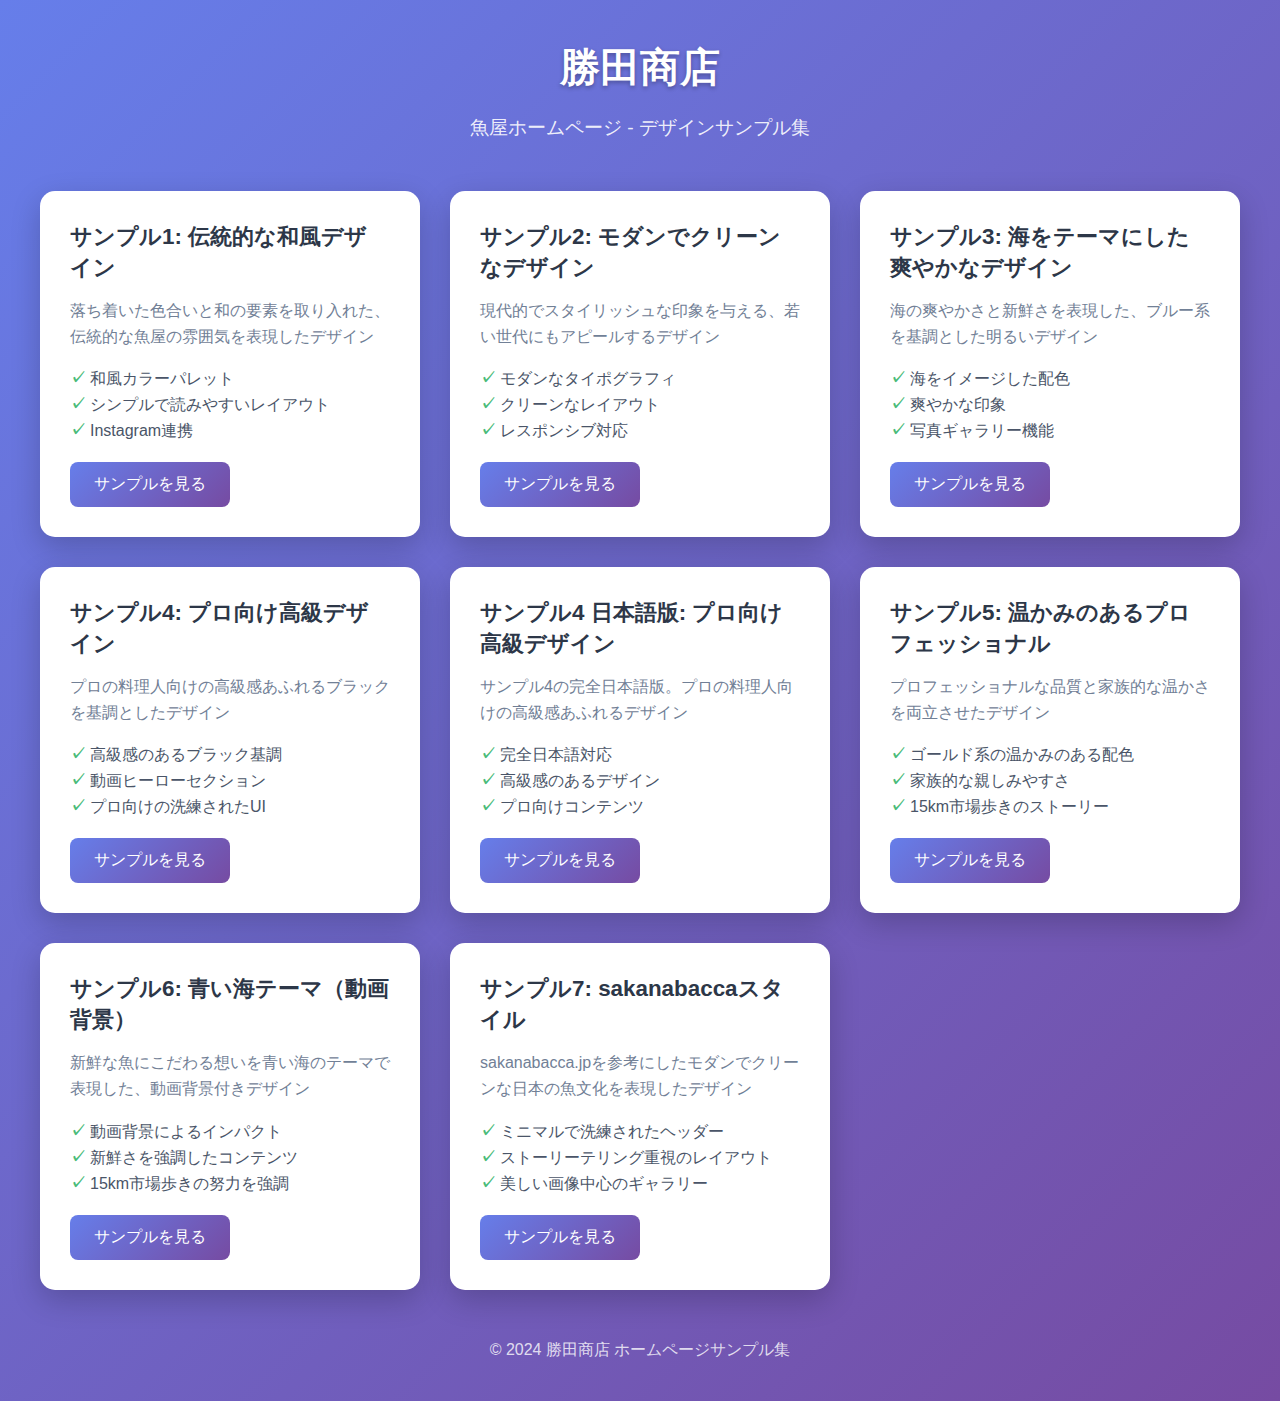
<file: index.html>
<!DOCTYPE html>
<html lang="ja">
<head>
    <meta charset="UTF-8">
    <meta name="viewport" content="width=device-width, initial-scale=1.0">
    <title>勝田商店 - サンプルサイト集</title>
    <style>
        * {
            margin: 0;
            padding: 0;
            box-sizing: border-box;
        }
        
        body {
            font-family: -apple-system, BlinkMacSystemFont, 'Segoe UI', sans-serif;
            background: linear-gradient(135deg, #667eea 0%, #764ba2 100%);
            min-height: 100vh;
            padding: 40px 20px;
            color: #333;
        }
        
        .container {
            max-width: 1200px;
            margin: 0 auto;
        }
        
        h1 {
            text-align: center;
            color: white;
            font-size: 2.5rem;
            margin-bottom: 20px;
            text-shadow: 0 2px 4px rgba(0,0,0,0.3);
        }
        
        .subtitle {
            text-align: center;
            color: rgba(255,255,255,0.9);
            margin-bottom: 50px;
            font-size: 1.2rem;
        }
        
        .samples-grid {
            display: grid;
            grid-template-columns: repeat(auto-fit, minmax(300px, 1fr));
            gap: 30px;
            margin-bottom: 50px;
        }
        
        .sample-card {
            background: white;
            border-radius: 15px;
            padding: 30px;
            box-shadow: 0 10px 30px rgba(0,0,0,0.2);
            transition: transform 0.3s ease, box-shadow 0.3s ease;
            text-decoration: none;
            color: inherit;
        }
        
        .sample-card:hover {
            transform: translateY(-5px);
            box-shadow: 0 20px 40px rgba(0,0,0,0.3);
        }
        
        .sample-title {
            font-size: 1.4rem;
            font-weight: 600;
            margin-bottom: 15px;
            color: #2d3748;
        }
        
        .sample-description {
            color: #718096;
            line-height: 1.6;
            margin-bottom: 20px;
        }
        
        .sample-features {
            list-style: none;
            margin-bottom: 20px;
        }
        
        .sample-features li {
            color: #4a5568;
            margin-bottom: 5px;
            position: relative;
            padding-left: 20px;
        }
        
        .sample-features li::before {
            content: "✓";
            position: absolute;
            left: 0;
            color: #48bb78;
            font-weight: bold;
        }
        
        .btn {
            display: inline-block;
            background: linear-gradient(135deg, #667eea, #764ba2);
            color: white;
            padding: 12px 24px;
            border-radius: 8px;
            text-decoration: none;
            font-weight: 500;
            transition: all 0.3s ease;
        }
        
        .btn:hover {
            transform: translateY(-2px);
            box-shadow: 0 5px 15px rgba(102, 126, 234, 0.4);
        }
        
        .footer {
            text-align: center;
            color: rgba(255,255,255,0.8);
            margin-top: 50px;
        }
        
        @media (max-width: 768px) {
            h1 {
                font-size: 2rem;
            }
            
            .samples-grid {
                grid-template-columns: 1fr;
            }
            
            .sample-card {
                padding: 20px;
            }
        }
    </style>
</head>
<body>
    <div class="container">
        <h1>勝田商店</h1>
        <p class="subtitle">魚屋ホームページ - デザインサンプル集</p>
        
        <div class="samples-grid">
            <a href="sample/sample1_traditional/index.html" class="sample-card">
                <h3 class="sample-title">サンプル1: 伝統的な和風デザイン</h3>
                <p class="sample-description">落ち着いた色合いと和の要素を取り入れた、伝統的な魚屋の雰囲気を表現したデザイン</p>
                <ul class="sample-features">
                    <li>和風カラーパレット</li>
                    <li>シンプルで読みやすいレイアウト</li>
                    <li>Instagram連携</li>
                </ul>
                <span class="btn">サンプルを見る</span>
            </a>
            
            <a href="sample/sample2_modern/index.html" class="sample-card">
                <h3 class="sample-title">サンプル2: モダンでクリーンなデザイン</h3>
                <p class="sample-description">現代的でスタイリッシュな印象を与える、若い世代にもアピールするデザイン</p>
                <ul class="sample-features">
                    <li>モダンなタイポグラフィ</li>
                    <li>クリーンなレイアウト</li>
                    <li>レスポンシブ対応</li>
                </ul>
                <span class="btn">サンプルを見る</span>
            </a>
            
            <a href="sample/sample3_ocean/index.html" class="sample-card">
                <h3 class="sample-title">サンプル3: 海をテーマにした爽やかなデザイン</h3>
                <p class="sample-description">海の爽やかさと新鮮さを表現した、ブルー系を基調とした明るいデザイン</p>
                <ul class="sample-features">
                    <li>海をイメージした配色</li>
                    <li>爽やかな印象</li>
                    <li>写真ギャラリー機能</li>
                </ul>
                <span class="btn">サンプルを見る</span>
            </a>
            
            <a href="sample/sample4_professional/index.html" class="sample-card">
                <h3 class="sample-title">サンプル4: プロ向け高級デザイン</h3>
                <p class="sample-description">プロの料理人向けの高級感あふれるブラックを基調としたデザイン</p>
                <ul class="sample-features">
                    <li>高級感のあるブラック基調</li>
                    <li>動画ヒーローセクション</li>
                    <li>プロ向けの洗練されたUI</li>
                </ul>
                <span class="btn">サンプルを見る</span>
            </a>
            
            <a href="sample/sample4_professional_jp/index.html" class="sample-card">
                <h3 class="sample-title">サンプル4 日本語版: プロ向け高級デザイン</h3>
                <p class="sample-description">サンプル4の完全日本語版。プロの料理人向けの高級感あふれるデザイン</p>
                <ul class="sample-features">
                    <li>完全日本語対応</li>
                    <li>高級感のあるデザイン</li>
                    <li>プロ向けコンテンツ</li>
                </ul>
                <span class="btn">サンプルを見る</span>
            </a>
            
            <a href="sample/sample5_warm_professional/index.html" class="sample-card">
                <h3 class="sample-title">サンプル5: 温かみのあるプロフェッショナル</h3>
                <p class="sample-description">プロフェッショナルな品質と家族的な温かさを両立させたデザイン</p>
                <ul class="sample-features">
                    <li>ゴールド系の温かみのある配色</li>
                    <li>家族的な親しみやすさ</li>
                    <li>15km市場歩きのストーリー</li>
                </ul>
                <span class="btn">サンプルを見る</span>
            </a>
            
            <a href="sample/sample6_blue_ocean/index.html" class="sample-card">
                <h3 class="sample-title">サンプル6: 青い海テーマ（動画背景）</h3>
                <p class="sample-description">新鮮な魚にこだわる想いを青い海のテーマで表現した、動画背景付きデザイン</p>
                <ul class="sample-features">
                    <li>動画背景によるインパクト</li>
                    <li>新鮮さを強調したコンテンツ</li>
                    <li>15km市場歩きの努力を強調</li>
                </ul>
                <span class="btn">サンプルを見る</span>
            </a>
            
            <a href="sample/sample7_sakanabacca_style/index.html" class="sample-card">
                <h3 class="sample-title">サンプル7: sakanabaccaスタイル</h3>
                <p class="sample-description">sakanabacca.jpを参考にしたモダンでクリーンな日本の魚文化を表現したデザイン</p>
                <ul class="sample-features">
                    <li>ミニマルで洗練されたヘッダー</li>
                    <li>ストーリーテリング重視のレイアウト</li>
                    <li>美しい画像中心のギャラリー</li>
                </ul>
                <span class="btn">サンプルを見る</span>
            </a>
        </div>
        
        <div class="footer">
            <p>&copy; 2024 勝田商店 ホームページサンプル集</p>
        </div>
    </div>
</body>
</html>
</file>
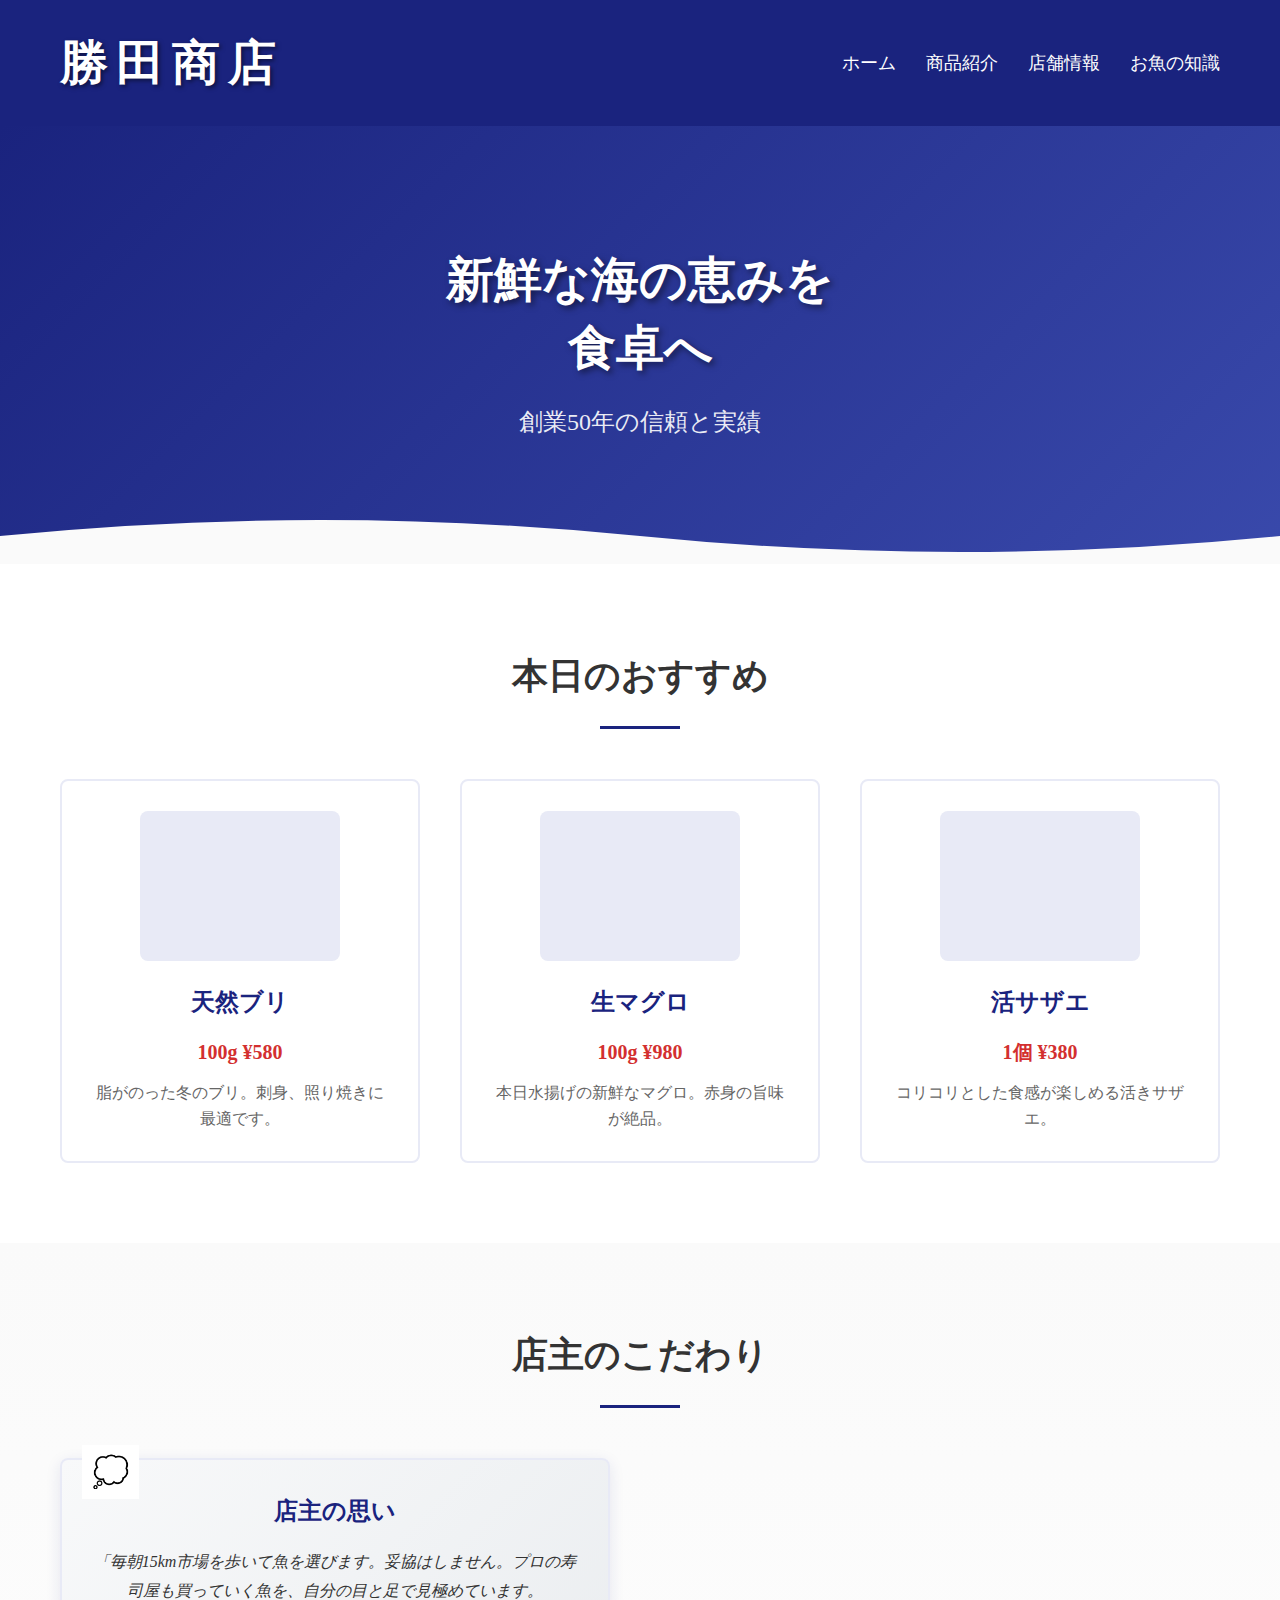
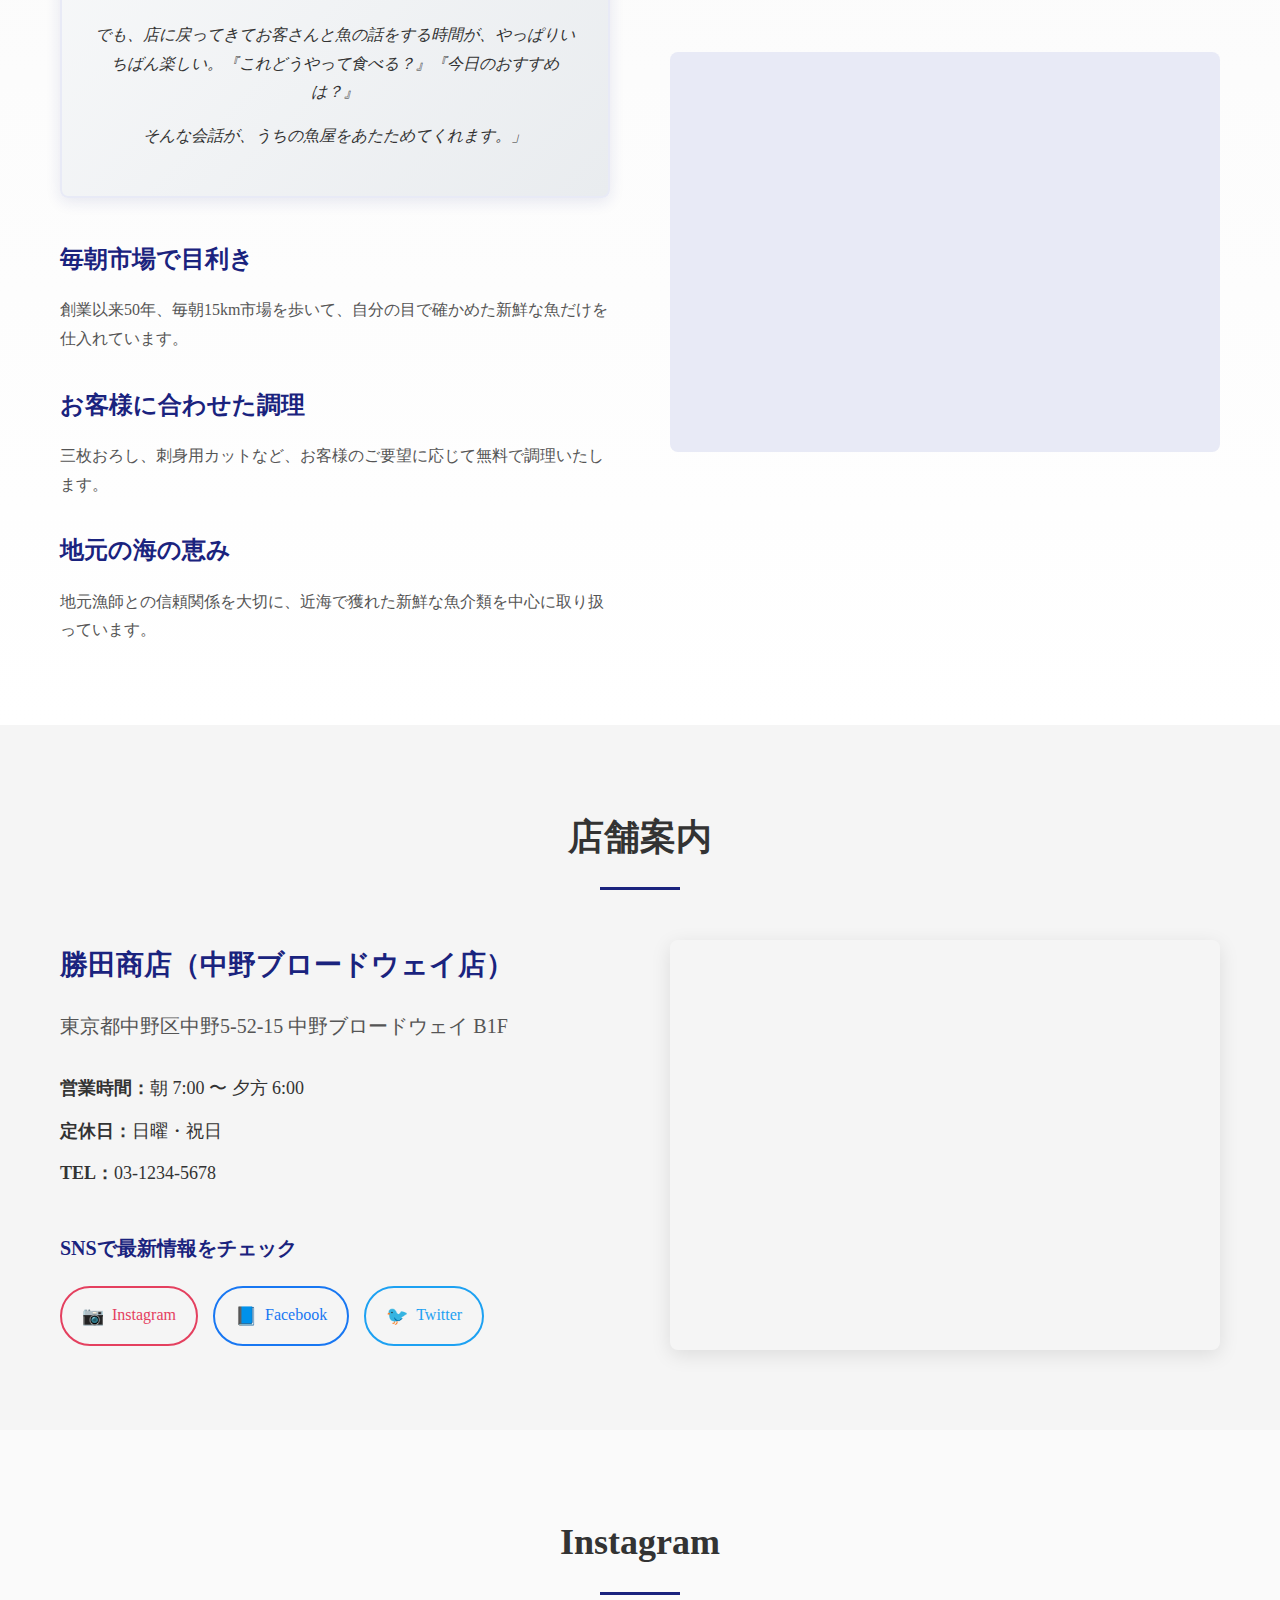
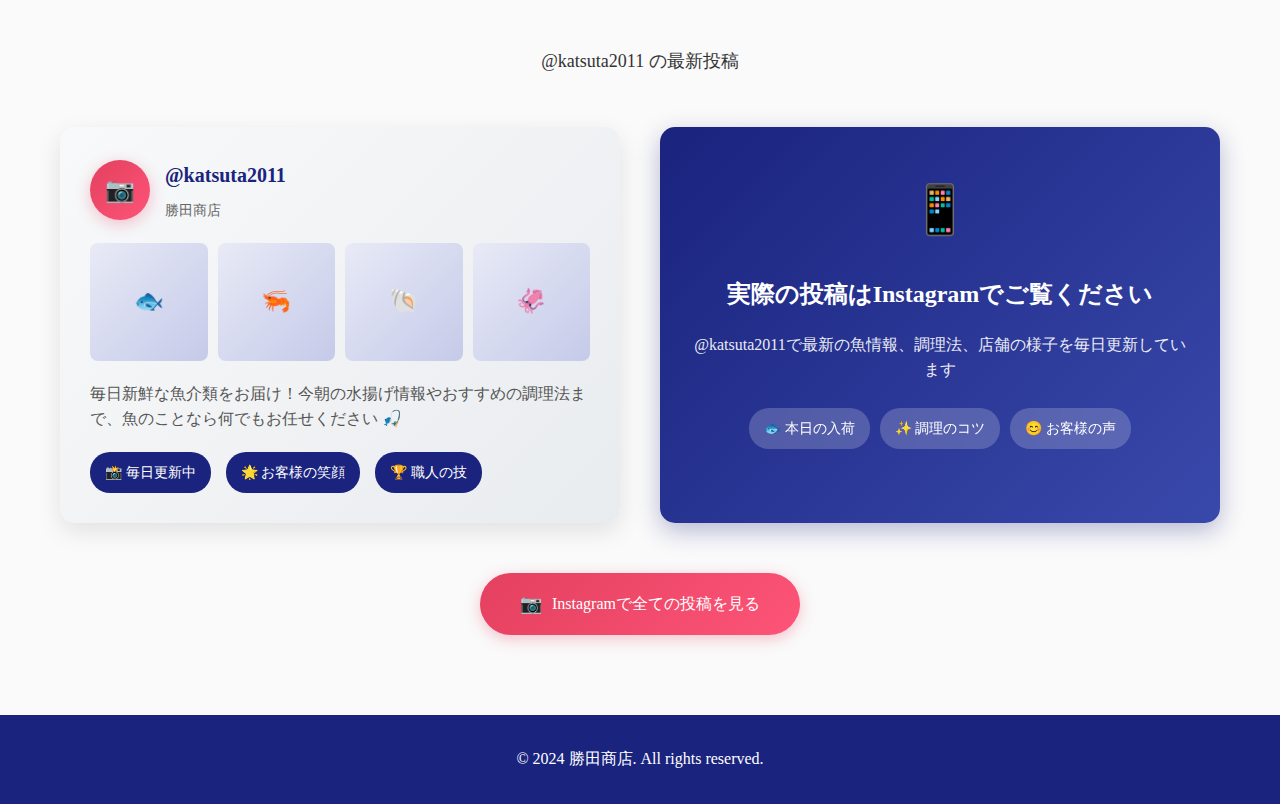
<file: sample/sample1_traditional/index.html>
<!DOCTYPE html>
<html lang="ja">
<head>
    <meta charset="UTF-8">
    <meta name="viewport" content="width=device-width, initial-scale=1.0">
    <title>勝田商店 - 創業50年の老舗魚屋</title>
    
    <!-- SEO最適化メタタグ -->
    <meta name="description" content="勝田商店は創業2011年、毎朝15kmの市場を歩いて厳選した新鮮な魚介類をお届けする魚屋です。プロの料理人から一般のお客様まで、真心込めてご対応いたします。">
    <meta name="keywords" content="勝田商店,魚屋,鮮魚,刺身,魚介類,海鮮,新鮮,市場,配達">
    <meta name="author" content="勝田商店">
    <meta name="robots" content="index, follow">
    
    <!-- Open Graph / Facebook -->
    <meta property="og:type" content="website">
    <meta property="og:title" content="勝田商店 - 新鮮な魚介類をお届け">
    <meta property="og:description" content="毎朝15kmの市場を歩いて厳選した新鮮な魚介類をお届けします">
    <meta property="og:image" content="../../shared/images/shop.jpg">
    <link rel="stylesheet" href="css/style.css">
    <link rel="stylesheet" href="../../shared/css/common.css">
</head>
<body>
    <!-- ヘッダー -->
    <header class="header">
        <div class="header-inner">
            <h1 class="logo">勝田商店</h1>
            <nav class="nav">
                <ul>
                    <li><a href="#home">ホーム</a></li>
                    <li><a href="#products">商品紹介</a></li>
                    <li><a href="#about">店舗情報</a></li>
                    <li><a href="#knowledge">お魚の知識</a></li>
                </ul>
            </nav>
            <div class="hamburger" aria-label="メニューを開く" aria-expanded="false">
                <span></span>
                <span></span>
                <span></span>
            </div>
        </div>
    </header>

    <!-- メインビジュアル -->
    <section class="hero">
        <div class="hero-content">
            <h2 class="hero-title">新鮮な海の恵みを<br>食卓へ</h2>
            <p class="hero-subtitle">創業50年の信頼と実績</p>
        </div>
        <div class="wave-pattern"></div>
    </section>

    <!-- 本日のおすすめ -->
    <section class="today-special">
        <div class="container">
            <h2 class="section-title">本日のおすすめ</h2>
            <div class="special-grid">
                <div class="special-item">
                    <div class="special-image"></div>
                    <h3>天然ブリ</h3>
                    <p class="price">100g ¥580</p>
                    <p class="description">脂がのった冬のブリ。刺身、照り焼きに最適です。</p>
                </div>
                <div class="special-item">
                    <div class="special-image"></div>
                    <h3>生マグロ</h3>
                    <p class="price">100g ¥980</p>
                    <p class="description">本日水揚げの新鮮なマグロ。赤身の旨味が絶品。</p>
                </div>
                <div class="special-item">
                    <div class="special-image"></div>
                    <h3>活サザエ</h3>
                    <p class="price">1個 ¥380</p>
                    <p class="description">コリコリとした食感が楽しめる活きサザエ。</p>
                </div>
            </div>
        </div>
    </section>

    <!-- 店主のこだわり -->
    <section class="commitment">
        <div class="container">
            <h2 class="section-title">店主のこだわり</h2>
            <div class="commitment-content">
                <div class="commitment-text">
                    <!-- 店主の思い -->
                    <div class="owner-heart">
                        <h3 class="heart-title">店主の思い</h3>
                        <div class="heart-message">
                            <p>「毎朝15km市場を歩いて魚を選びます。妥協はしません。プロの寿司屋も買っていく魚を、自分の目と足で見極めています。</p>
                            <p>でも、店に戻ってきてお客さんと魚の話をする時間が、やっぱりいちばん楽しい。『これどうやって食べる？』『今日のおすすめは？』</p>
                            <p>そんな会話が、うちの魚屋をあたためてくれます。」</p>
                        </div>
                    </div>
                    
                    <h3>毎朝市場で目利き</h3>
                    <p>創業以来50年、毎朝15km市場を歩いて、自分の目で確かめた新鮮な魚だけを仕入れています。</p>
                    <h3>お客様に合わせた調理</h3>
                    <p>三枚おろし、刺身用カットなど、お客様のご要望に応じて無料で調理いたします。</p>
                    <h3>地元の海の恵み</h3>
                    <p>地元漁師との信頼関係を大切に、近海で獲れた新鮮な魚介類を中心に取り扱っています。</p>
                </div>
                <div class="commitment-image"></div>
            </div>
        </div>
    </section>

    <!-- 店舗案内 -->
    <section class="shop-info">
        <div class="container">
            <h2 class="section-title">店舗案内</h2>
            <div class="access-info">
                <div class="shop-details">
                    <h3>勝田商店（中野ブロードウェイ店）</h3>
                    <p class="address">東京都中野区中野5-52-15 中野ブロードウェイ B1F</p>
                    <div class="contact-info">
                        <p><strong>営業時間：</strong>朝 7:00 〜 夕方 6:00</p>
                        <p><strong>定休日：</strong>日曜・祝日</p>
                        <p><strong>TEL：</strong>03-1234-5678</p>
                    </div>
                    
                    <!-- SNSリンク -->
                    <div class="sns-links">
                        <h4>SNSで最新情報をチェック</h4>
                        <div class="sns-buttons">
                            <a href="https://www.instagram.com/katsuta2011/" target="_blank" class="sns-btn instagram">
                                <span class="sns-icon">📷</span>
                                Instagram
                            </a>
                            <a href="https://www.facebook.com/" target="_blank" class="sns-btn facebook">
                                <span class="sns-icon">📘</span>
                                Facebook
                            </a>
                            <a href="https://twitter.com/" target="_blank" class="sns-btn twitter">
                                <span class="sns-icon">🐦</span>
                                Twitter
                            </a>
                        </div>
                    </div>
                </div>
                
                <div class="map-container">
                    <iframe src="https://www.google.com/maps/embed?pb=!1m18!1m12!1m3!1d3239.794539178783!2d139.6635158152595!3d35.7091705801884!2m3!1f0!2f0!3f0!3m2!1i1024!2i768!4f13.1!3m3!1m2!1s0x6018f297492837e3%3A0x4fd170686225f77b!2z5Yud55Sw5ZWG5bqX5Lit6YeO44OW44Ot44O844OJ44O844Km5bqX!5e0!3m2!1sja!2sjp!4v1664944512345!5m2!1sja!2sjp" 
                    width="100%" 
                    height="400" 
                    style="border:0; border-radius: 8px;" 
                    allowfullscreen="" 
                    loading="lazy"></iframe>
                </div>
            </div>
        </div>
    </section>

    <!-- インスタグラム -->
    <section class="instagram-feed">
        <div class="container">
            <h2 class="section-title">Instagram</h2>
            <p class="instagram-subtitle">@katsuta2011 の最新投稿</p>
            
            <!-- Instagram Call-to-Action -->
            <div class="instagram-cta">
                <div class="instagram-preview">
                    <div class="preview-header">
                        <div class="profile-circle">📷</div>
                        <div class="profile-info">
                            <h4>@katsuta2011</h4>
                            <p>勝田商店</p>
                        </div>
                    </div>
                    <div class="preview-content">
                        <div class="preview-images">
                            <div class="preview-img">🐟</div>
                            <div class="preview-img">🦐</div>
                            <div class="preview-img">🐚</div>
                            <div class="preview-img">🦑</div>
                        </div>
                        <p class="preview-text">毎日新鮮な魚介類をお届け！今朝の水揚げ情報やおすすめの調理法まで、魚のことなら何でもお任せください 🎣</p>
                        <div class="preview-stats">
                            <span>📸 毎日更新中</span>
                            <span>🌟 お客様の笑顔</span>
                            <span>🏆 職人の技</span>
                        </div>
                    </div>
                </div>
                
                <div class="instagram-widget-placeholder">
                    <div class="widget-icon">📱</div>
                    <h4>実際の投稿はInstagramでご覧ください</h4>
                    <p>@katsuta2011で最新の魚情報、調理法、店舗の様子を毎日更新しています</p>
                    <div class="widget-features">
                        <span class="feature-tag">🐟 本日の入荷</span>
                        <span class="feature-tag">✨ 調理のコツ</span>
                        <span class="feature-tag">😊 お客様の声</span>
                    </div>
                </div>
            </div>
            
            <div class="instagram-link">
                <a href="https://www.instagram.com/katsuta2011/" target="_blank" class="btn-instagram">
                    <span class="sns-icon">📷</span>
                    Instagramで全ての投稿を見る
                </a>
            </div>
        </div>
    </section>

    <!-- フッター -->
    <footer class="footer">
        <div class="container">
            <p>&copy; 2024 勝田商店. All rights reserved.</p>
        </div>
    </footer>

    <script src="js/main.js"></script>
    <script src="../../shared/js/common.js"></script>
    <!-- Instagram埋め込みスクリプト -->
    <script async src="//www.instagram.com/embed.js"></script>
</body>
</html>
</file>
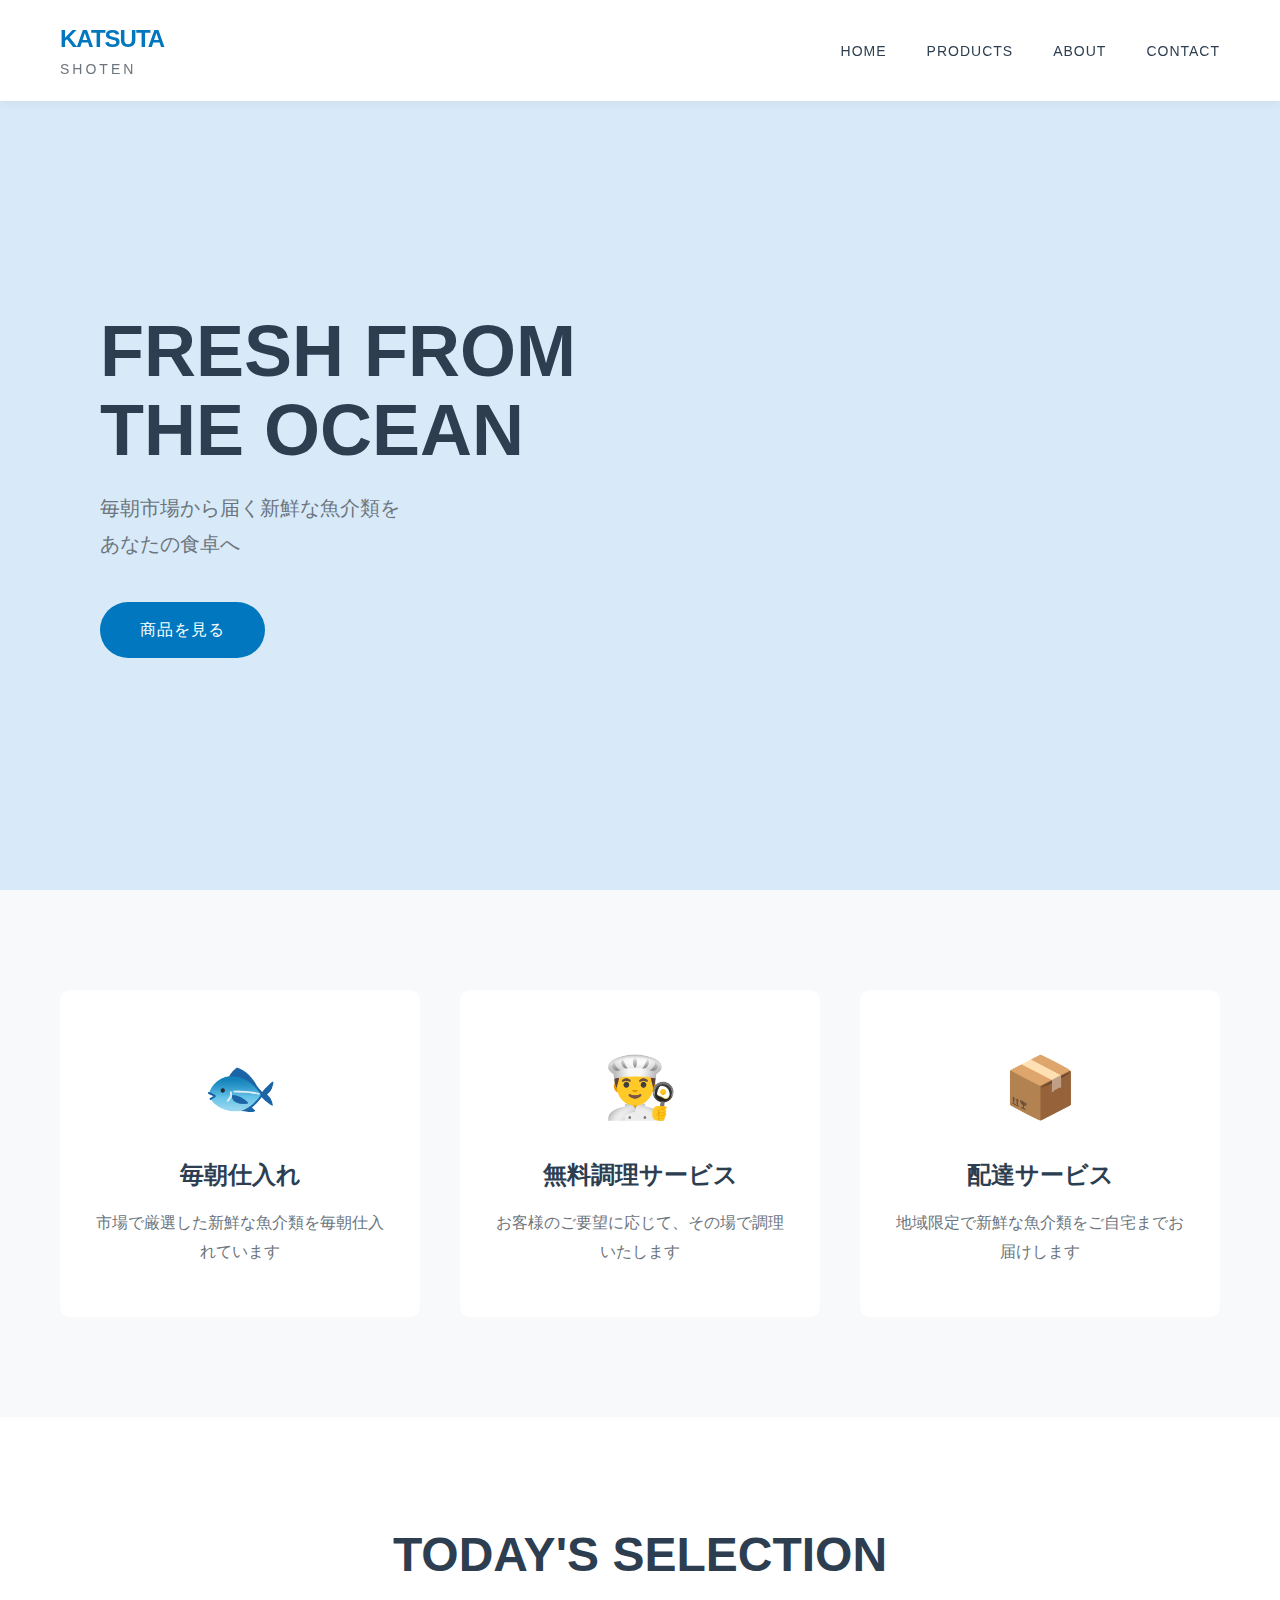
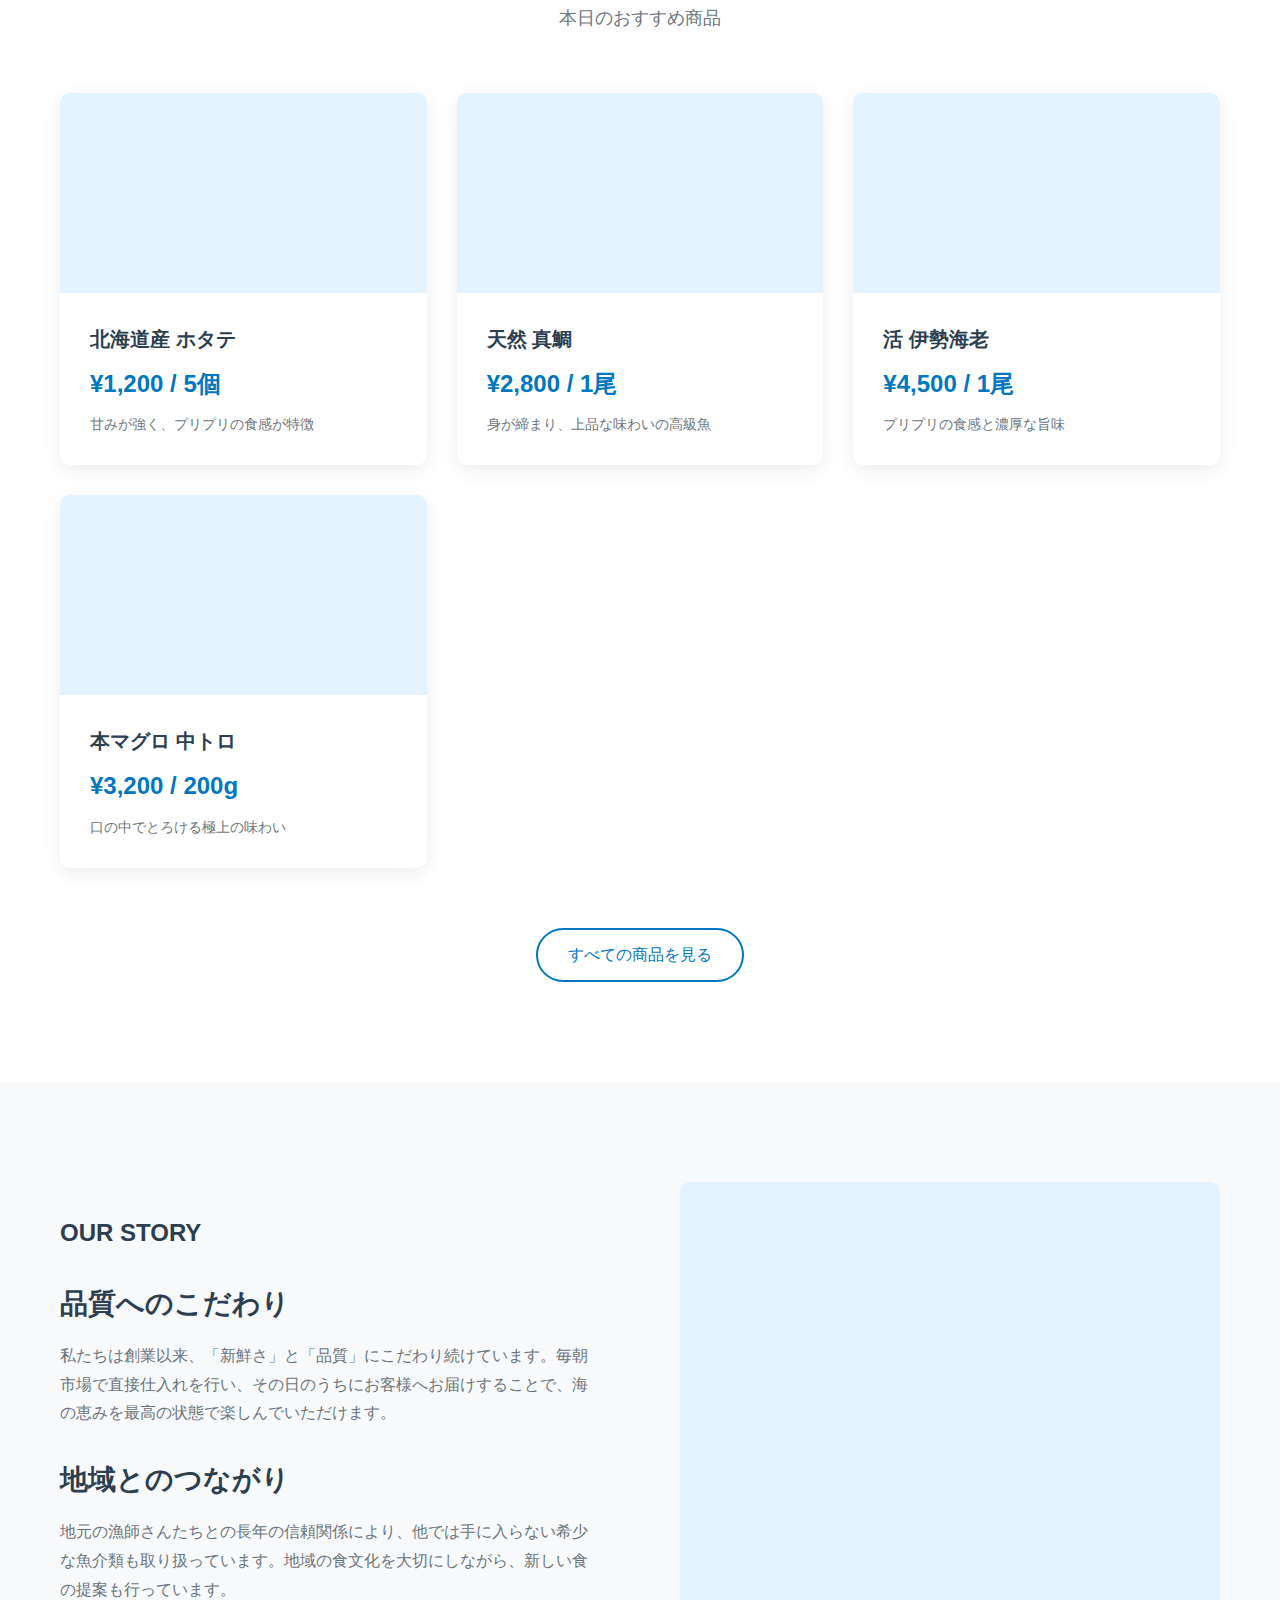
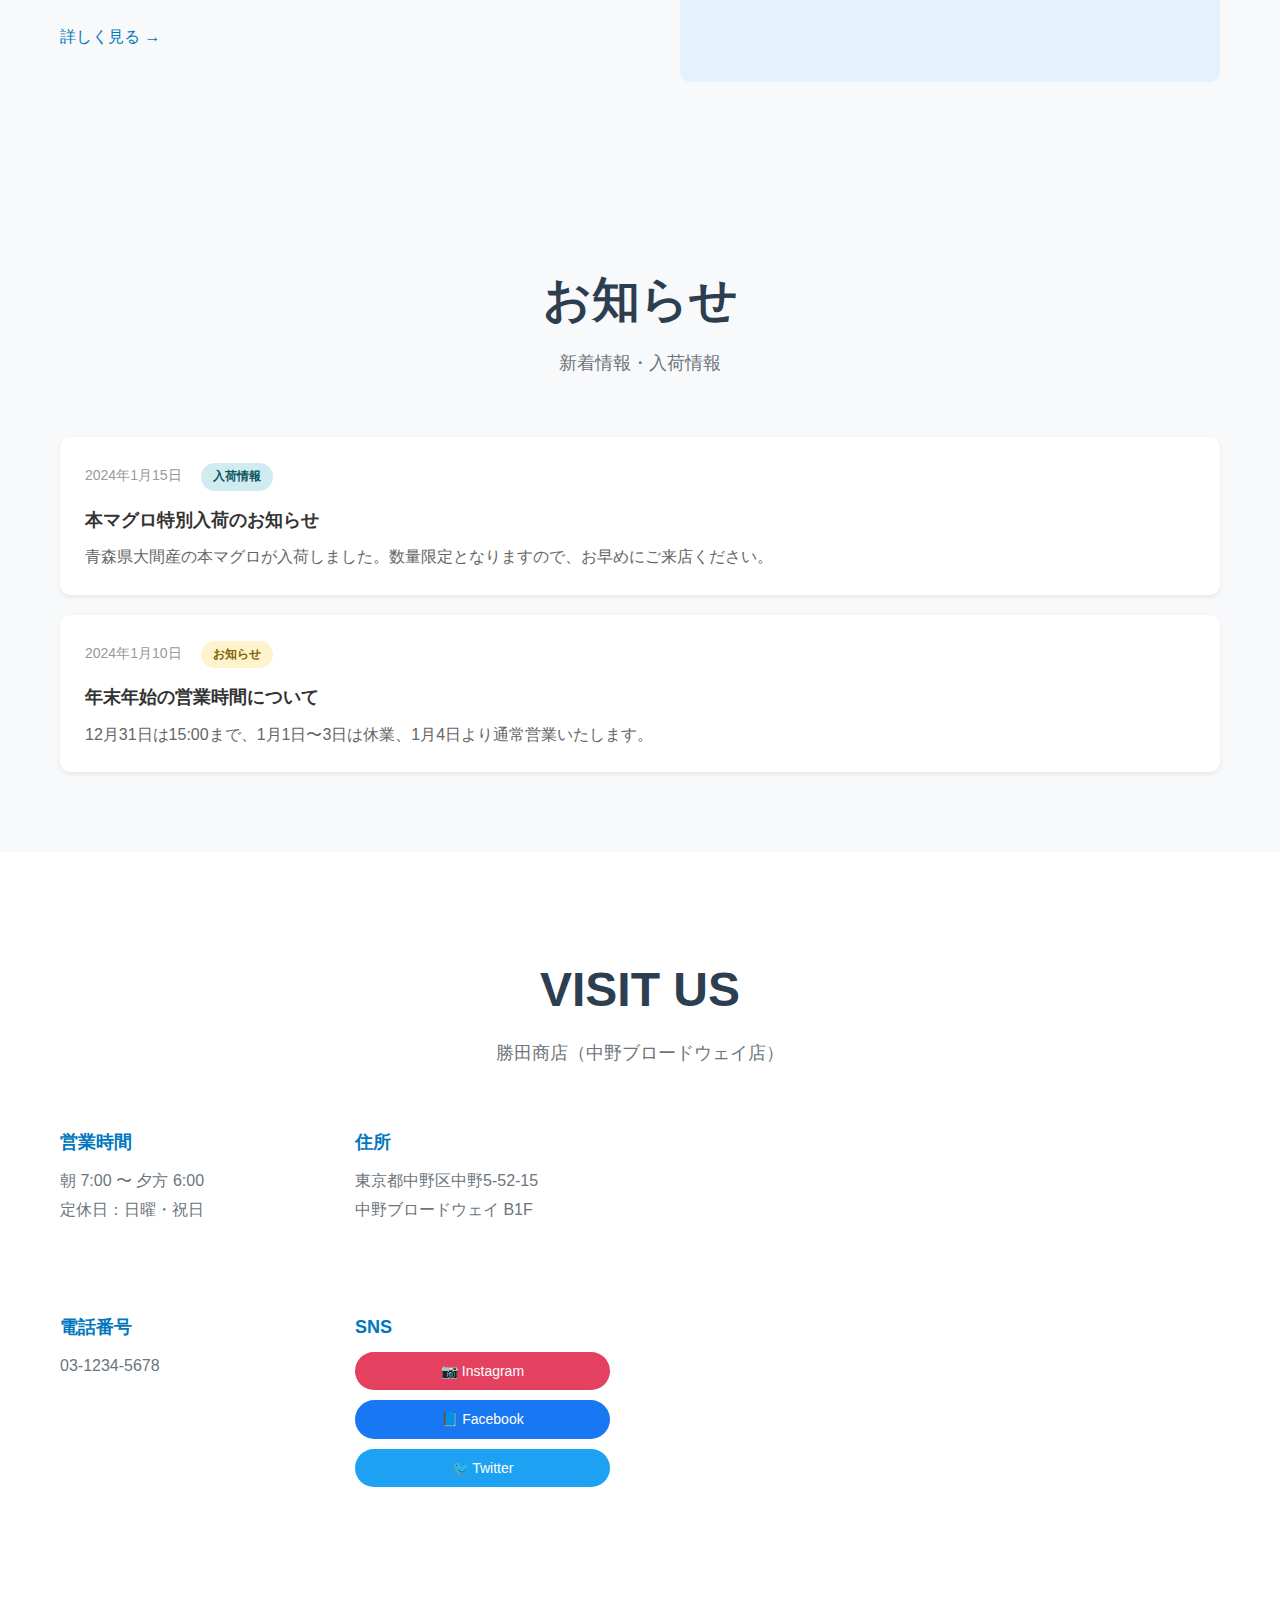
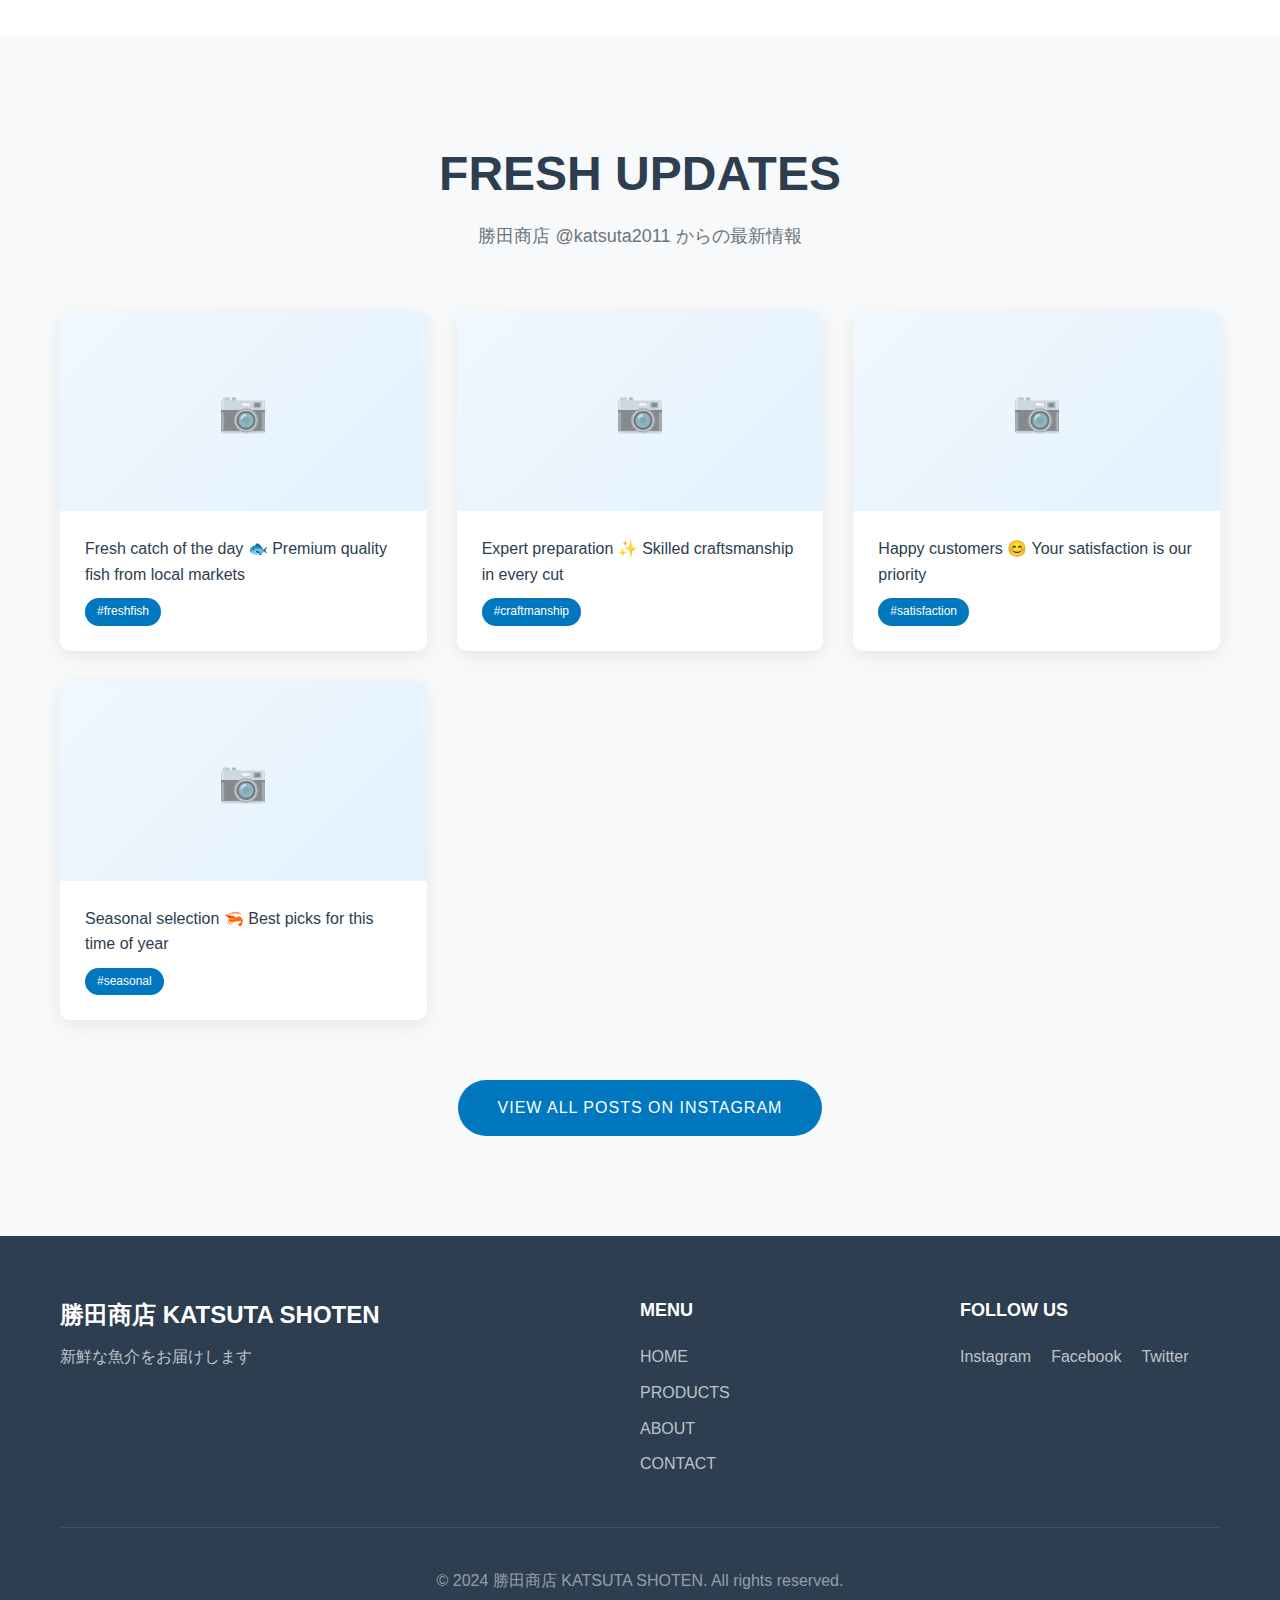
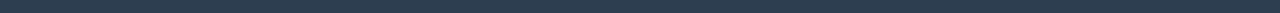
<file: sample/sample2_modern/index.html>
<!DOCTYPE html>
<html lang="ja">
<head>
    <meta charset="UTF-8">
    <meta name="viewport" content="width=device-width, initial-scale=1.0">
    <title>勝田商店 - 新鮮な魚介をお届け</title>
    
    <!-- SEO最適化メタタグ -->
    <meta name="description" content="勝田商店は創業2011年、毎朝15kmの市場を歩いて厳選した新鮮な魚介類をお届けする魚屋です。プロの料理人から一般のお客様まで、真心込めてご対応いたします。">
    <meta name="keywords" content="勝田商店,魚屋,鮮魚,刺身,魚介類,海鮮,新鮮,市場,配達">
    <meta name="author" content="勝田商店">
    <meta name="robots" content="index, follow">
    
    <!-- Open Graph / Facebook -->
    <meta property="og:type" content="website">
    <meta property="og:title" content="勝田商店 - 新鮮な魚介類をお届け">
    <meta property="og:description" content="毎朝15kmの市場を歩いて厳選した新鮮な魚介類をお届けします">
    <meta property="og:image" content="../../shared/images/shop.jpg">
    <link rel="stylesheet" href="css/style.css">
    <link rel="stylesheet" href="../../shared/css/common.css">
</head>
<body>
    <!-- ヘッダー -->
    <header class="header">
        <div class="container">
            <div class="header-content">
                <h1 class="logo">KATSUTA<span class="logo-sub">SHOTEN</span></h1>
                <nav class="nav">
                    <ul>
                        <li><a href="#home">HOME</a></li>
                        <li><a href="#products">PRODUCTS</a></li>
                        <li><a href="#about">ABOUT</a></li>
                        <li><a href="#contact">CONTACT</a></li>
                    </ul>
                </nav>
                <button class="menu-toggle">
                    <span></span>
                    <span></span>
                    <span></span>
                </button>
            </div>
        </div>
    </header>

    <!-- ヒーローセクション -->
    <section class="hero">
        <div class="hero-image"></div>
        <div class="hero-content">
            <h2 class="hero-title">FRESH FROM<br>THE OCEAN</h2>
            <p class="hero-text">毎朝市場から届く新鮮な魚介類を<br>あなたの食卓へ</p>
            <a href="#products" class="btn-primary">商品を見る</a>
        </div>
    </section>

    <!-- 特徴セクション -->
    <section class="features">
        <div class="container">
            <div class="features-grid">
                <div class="feature-card">
                    <div class="feature-icon">🐟</div>
                    <h3>毎朝仕入れ</h3>
                    <p>市場で厳選した新鮮な魚介類を毎朝仕入れています</p>
                </div>
                <div class="feature-card">
                    <div class="feature-icon">👨‍🍳</div>
                    <h3>無料調理サービス</h3>
                    <p>お客様のご要望に応じて、その場で調理いたします</p>
                </div>
                <div class="feature-card">
                    <div class="feature-icon">📦</div>
                    <h3>配達サービス</h3>
                    <p>地域限定で新鮮な魚介類をご自宅までお届けします</p>
                </div>
            </div>
        </div>
    </section>

    <!-- 商品セクション -->
    <section class="products">
        <div class="container">
            <h2 class="section-title">TODAY'S SELECTION</h2>
            <p class="section-subtitle">本日のおすすめ商品</p>
            
            <div class="products-grid">
                <div class="product-card">
                    <div class="product-image"></div>
                    <div class="product-info">
                        <h3>北海道産 ホタテ</h3>
                        <p class="product-price">¥1,200 / 5個</p>
                        <p class="product-description">甘みが強く、プリプリの食感が特徴</p>
                    </div>
                </div>
                <div class="product-card">
                    <div class="product-image"></div>
                    <div class="product-info">
                        <h3>天然 真鯛</h3>
                        <p class="product-price">¥2,800 / 1尾</p>
                        <p class="product-description">身が締まり、上品な味わいの高級魚</p>
                    </div>
                </div>
                <div class="product-card">
                    <div class="product-image"></div>
                    <div class="product-info">
                        <h3>活 伊勢海老</h3>
                        <p class="product-price">¥4,500 / 1尾</p>
                        <p class="product-description">プリプリの食感と濃厚な旨味</p>
                    </div>
                </div>
                <div class="product-card">
                    <div class="product-image"></div>
                    <div class="product-info">
                        <h3>本マグロ 中トロ</h3>
                        <p class="product-price">¥3,200 / 200g</p>
                        <p class="product-description">口の中でとろける極上の味わい</p>
                    </div>
                </div>
            </div>
            
            <div class="text-center">
                <a href="#" class="btn-secondary">すべての商品を見る</a>
            </div>
        </div>
    </section>

    <!-- ストーリーセクション -->
    <section class="story">
        <div class="container">
            <div class="story-content">
                <div class="story-text">
                    <h2 class="section-title-left">OUR STORY</h2>
                    <h3>品質へのこだわり</h3>
                    <p>私たちは創業以来、「新鮮さ」と「品質」にこだわり続けています。毎朝市場で直接仕入れを行い、その日のうちにお客様へお届けすることで、海の恵みを最高の状態で楽しんでいただけます。</p>
                    <h3>地域とのつながり</h3>
                    <p>地元の漁師さんたちとの長年の信頼関係により、他では手に入らない希少な魚介類も取り扱っています。地域の食文化を大切にしながら、新しい食の提案も行っています。</p>
                    <a href="#about" class="btn-text">詳しく見る →</a>
                </div>
                <div class="story-image"></div>
            </div>
        </div>
    </section>

    <!-- お知らせセクション -->
    <section class="news-section" id="news">
        <div class="container">
            <div class="section-header">
                <h2 class="section-title">お知らせ</h2>
                <p class="section-subtitle">新着情報・入荷情報</p>
            </div>
            
            <div class="news-container">
                <article class="news-item">
                    <time class="news-date" datetime="2024-01-15">2024年1月15日</time>
                    <span class="news-category category-info">入荷情報</span>
                    <h3 class="news-title">本マグロ特別入荷のお知らせ</h3>
                    <p class="news-content">青森県大間産の本マグロが入荷しました。数量限定となりますので、お早めにご来店ください。</p>
                </article>
                
                <article class="news-item">
                    <time class="news-date" datetime="2024-01-10">2024年1月10日</time>
                    <span class="news-category category-notice">お知らせ</span>
                    <h3 class="news-title">年末年始の営業時間について</h3>
                    <p class="news-content">12月31日は15:00まで、1月1日〜3日は休業、1月4日より通常営業いたします。</p>
                </article>
            </div>
        </div>
    </section>

    <!-- コンタクトセクション -->
    <section class="contact">
        <div class="container">
            <h2 class="section-title">VISIT US</h2>
            <p class="section-subtitle">勝田商店（中野ブロードウェイ店）</p>
            
            <div class="contact-grid">
                <div class="contact-info">
                    <div class="info-item">
                        <h3>営業時間</h3>
                        <p>朝 7:00 〜 夕方 6:00<br>
                        定休日：日曜・祝日</p>
                    </div>
                    <div class="info-item">
                        <h3>住所</h3>
                        <p>東京都中野区中野5-52-15<br>
                        中野ブロードウェイ B1F</p>
                    </div>
                    <div class="info-item">
                        <h3>電話番号</h3>
                        <p>03-1234-5678</p>
                    </div>
                    <div class="info-item">
                        <h3>SNS</h3>
                        <div class="modern-sns-buttons">
                            <a href="https://www.instagram.com/katsuta2011/" target="_blank" class="modern-sns-btn instagram">
                                📷 Instagram
                            </a>
                            <a href="https://www.facebook.com/" target="_blank" class="modern-sns-btn facebook">
                                📘 Facebook
                            </a>
                            <a href="https://twitter.com/" target="_blank" class="modern-sns-btn twitter">
                                🐦 Twitter
                            </a>
                        </div>
                    </div>
                </div>
                <div class="contact-map">
                    <iframe src="https://www.google.com/maps/embed?pb=!1m18!1m12!1m3!1d3239.794539178783!2d139.6635158152595!3d35.7091705801884!2m3!1f0!2f0!3f0!3m2!1i1024!2i768!4f13.1!3m3!1m2!1s0x6018f297492837e3%3A0x4fd170686225f77b!2z5Yud55Sw5ZWG5bqX5Lit6YeO44OW44Ot44O844OJ44O844Km5bqX!5e0!3m2!1sja!2sjp!4v1664944512345!5m2!1sja!2sjp" 
                    width="100%" 
                    height="400" 
                    style="border:0; border-radius: 10px;" 
                    allowfullscreen="" 
                    loading="lazy"></iframe>
                </div>
            </div>
        </div>
    </section>

    <!-- Instagram Feed -->
    <section class="instagram-section">
        <div class="container">
            <h2 class="section-title">FRESH UPDATES</h2>
            <p class="section-subtitle">勝田商店 @katsuta2011 からの最新情報</p>
            
            <div class="modern-instagram-grid" id="instagram-posts">
                <div class="instagram-placeholder">
                    <div class="modern-post-card">
                        <div class="modern-post-image"></div>
                        <div class="modern-post-content">
                            <p>Fresh catch of the day 🐟</p>
                            <span class="post-tag">#freshfish</span>
                        </div>
                    </div>
                    <div class="modern-post-card">
                        <div class="modern-post-image"></div>
                        <div class="modern-post-content">
                            <p>Expert preparation ✨</p>
                            <span class="post-tag">#craftmanship</span>
                        </div>
                    </div>
                    <div class="modern-post-card">
                        <div class="modern-post-image"></div>
                        <div class="modern-post-content">
                            <p>Happy customers 😊</p>
                            <span class="post-tag">#satisfaction</span>
                        </div>
                    </div>
                    <div class="modern-post-card">
                        <div class="modern-post-image"></div>
                        <div class="modern-post-content">
                            <p>Seasonal selection 🦐</p>
                            <span class="post-tag">#seasonal</span>
                        </div>
                    </div>
                </div>
            </div>
            
            <div class="text-center">
                <a href="https://www.instagram.com/katsuta2011/" target="_blank" class="btn-primary">
                    View All Posts on Instagram
                </a>
            </div>
        </div>
    </section>

    <!-- フッター -->
    <footer class="footer">
        <div class="container">
            <div class="footer-content">
                <div class="footer-logo">
                    <h3>勝田商店 KATSUTA SHOTEN</h3>
                    <p>新鮮な魚介をお届けします</p>
                </div>
                <div class="footer-links">
                    <h4>MENU</h4>
                    <ul>
                        <li><a href="#home">HOME</a></li>
                        <li><a href="#products">PRODUCTS</a></li>
                        <li><a href="#about">ABOUT</a></li>
                        <li><a href="#contact">CONTACT</a></li>
                    </ul>
                </div>
                <div class="footer-social">
                    <h4>FOLLOW US</h4>
                    <div class="social-links">
                        <a href="#">Instagram</a>
                        <a href="#">Facebook</a>
                        <a href="#">Twitter</a>
                    </div>
                </div>
            </div>
            <div class="footer-bottom">
                <p>&copy; 2024 勝田商店 KATSUTA SHOTEN. All rights reserved.</p>
            </div>
        </div>
    </footer>

    <script src="js/main.js"></script>
    <script src="../../shared/js/common.js"></script>
</body>
</html>
</file>
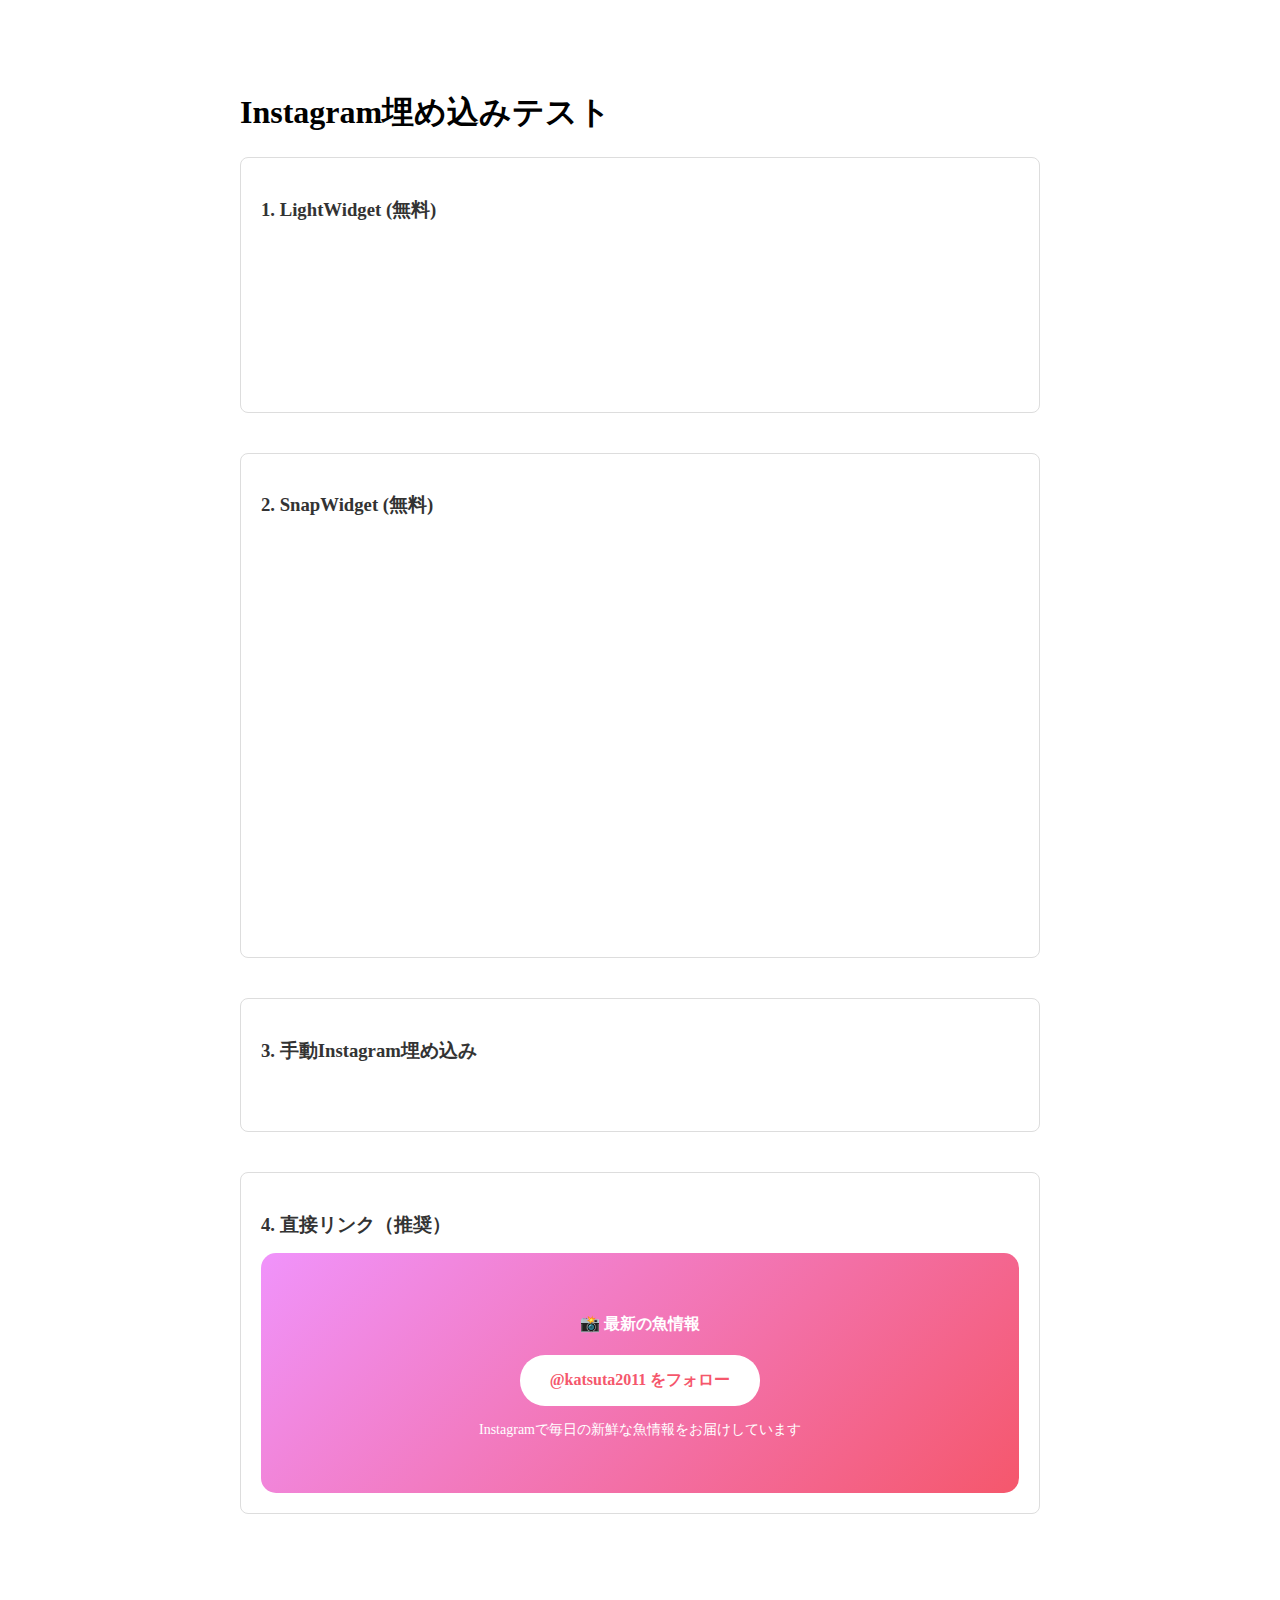
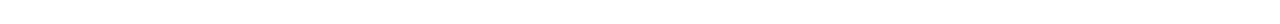
<file: instagram-widget-simple.html>
<!DOCTYPE html>
<html lang="ja">
<head>
    <meta charset="UTF-8">
    <meta name="viewport" content="width=device-width, initial-scale=1.0">
    <title>Instagram Widget Test</title>
    <style>
        .instagram-container {
            max-width: 800px;
            margin: 50px auto;
            padding: 20px;
        }
        .widget-option {
            margin-bottom: 40px;
            padding: 20px;
            border: 1px solid #ddd;
            border-radius: 8px;
        }
        h3 {
            color: #333;
            margin-bottom: 15px;
        }
    </style>
</head>
<body>
    <div class="instagram-container">
        <h1>Instagram埋め込みテスト</h1>
        
        <!-- オプション1: LightWidget -->
        <div class="widget-option">
            <h3>1. LightWidget (無料)</h3>
            <script src="https://cdn.lightwidget.com/widgets/lightwidget.js"></script>
            <iframe src="//lightwidget.com/widgets/f4c5b84db1a7c4e8f3a2b5c9e6d7f1a8.html" 
                    scrolling="no" 
                    allowtransparency="true" 
                    class="lightwidget-widget" 
                    style="width:100%;border:0;overflow:hidden;">
            </iframe>
        </div>
        
        <!-- オプション2: SnapWidget -->
        <div class="widget-option">
            <h3>2. SnapWidget (無料)</h3>
            <iframe src="https://snapwidget.com/embed/1234567" 
                    class="snapwidget-widget" 
                    allowtransparency="true" 
                    frameborder="0" 
                    scrolling="no" 
                    style="border:none; overflow:hidden; width:100%; height:400px;">
            </iframe>
        </div>
        
        <!-- オプション3: 手動Instagram埋め込み -->
        <div class="widget-option">
            <h3>3. 手動Instagram埋め込み</h3>
            <div style="display: flex; justify-content: center;">
                <blockquote class="instagram-media" 
                           data-instgrm-permalink="https://www.instagram.com/katsuta2011/" 
                           data-instgrm-version="14"
                           style="max-width:540px; min-width:326px; width:100%;">
                </blockquote>
            </div>
        </div>
        
        <!-- オプション4: 簡単な解決策 -->
        <div class="widget-option">
            <h3>4. 直接リンク（推奨）</h3>
            <div style="text-align: center; padding: 40px; background: linear-gradient(135deg, #f093fb 0%, #f5576c 100%); border-radius: 15px;">
                <h4 style="color: white; margin-bottom: 20px;">📸 最新の魚情報</h4>
                <a href="https://www.instagram.com/katsuta2011/" 
                   target="_blank" 
                   style="display: inline-block; padding: 15px 30px; background: white; color: #f5576c; text-decoration: none; border-radius: 25px; font-weight: bold; transition: transform 0.3s;">
                    @katsuta2011 をフォロー
                </a>
                <p style="color: white; margin-top: 15px; font-size: 14px;">
                    Instagramで毎日の新鮮な魚情報をお届けしています
                </p>
            </div>
        </div>
    </div>
    
    <script async src="//www.instagram.com/embed.js"></script>
</body>
</html>
</file>
<file: sample/sample1_traditional/css/style.css>
/* リセットCSS */
* {
    margin: 0;
    padding: 0;
    box-sizing: border-box;
}

/* 基本設定 */
body {
    font-family: "游明朝", "Yu Mincho", "Hiragino Mincho Pro", serif;
    line-height: 1.8;
    color: #333;
    background-color: #fafafa;
}

.container {
    max-width: 1200px;
    margin: 0 auto;
    padding: 0 20px;
}

/* ヘッダー */
.header {
    background-color: #1a237e;
    color: white;
    padding: 20px 0;
    box-shadow: 0 2px 10px rgba(0,0,0,0.3);
}

.header-inner {
    max-width: 1200px;
    margin: 0 auto;
    padding: 0 20px;
    display: flex;
    justify-content: space-between;
    align-items: center;
}

.logo {
    font-size: 48px;
    font-weight: bold;
    letter-spacing: 8px;
    text-shadow: 2px 2px 4px rgba(0,0,0,0.5);
}

.nav ul {
    display: flex;
    list-style: none;
    gap: 30px;
}

.nav a {
    color: white;
    text-decoration: none;
    font-size: 18px;
    transition: opacity 0.3s;
}

.nav a:hover {
    opacity: 0.8;
}

/* メインビジュアル */
.hero {
    background: linear-gradient(135deg, #1a237e 0%, #3949ab 100%);
    color: white;
    padding: 120px 0;
    position: relative;
    overflow: hidden;
}

.hero-content {
    text-align: center;
    position: relative;
    z-index: 1;
}

.hero-title {
    font-size: 48px;
    font-weight: bold;
    margin-bottom: 20px;
    text-shadow: 3px 3px 6px rgba(0,0,0,0.5);
    line-height: 1.4;
}

.hero-subtitle {
    font-size: 24px;
    opacity: 0.9;
}

.wave-pattern {
    position: absolute;
    bottom: 0;
    left: 0;
    width: 100%;
    height: 60px;
    background: url("data:image/svg+xml,%3Csvg xmlns='http://www.w3.org/2000/svg' viewBox='0 0 1200 60'%3E%3Cpath d='M0,30 Q300,0 600,30 T1200,30 L1200,60 L0,60 Z' fill='%23fafafa'/%3E%3C/svg%3E");
    background-size: cover;
}

/* セクションタイトル */
.section-title {
    font-size: 36px;
    text-align: center;
    margin-bottom: 50px;
    position: relative;
    padding-bottom: 20px;
}

.section-title::after {
    content: "";
    position: absolute;
    bottom: 0;
    left: 50%;
    transform: translateX(-50%);
    width: 80px;
    height: 3px;
    background-color: #1a237e;
}

/* 本日のおすすめ */
.today-special {
    padding: 80px 0;
    background-color: white;
}

.special-grid {
    display: grid;
    grid-template-columns: repeat(auto-fit, minmax(300px, 1fr));
    gap: 40px;
}

.special-item {
    text-align: center;
    padding: 30px;
    border: 2px solid #e8eaf6;
    border-radius: 8px;
    transition: transform 0.3s, box-shadow 0.3s;
}

.special-item:hover {
    transform: translateY(-5px);
    box-shadow: 0 5px 20px rgba(0,0,0,0.1);
}

.special-image {
    width: 200px;
    height: 150px;
    background-color: #e8eaf6;
    margin: 0 auto 20px;
    border-radius: 8px;
}

.special-item h3 {
    font-size: 24px;
    margin-bottom: 10px;
    color: #1a237e;
}

.price {
    font-size: 20px;
    color: #d32f2f;
    font-weight: bold;
    margin-bottom: 10px;
}

.description {
    font-size: 16px;
    color: #666;
    line-height: 1.6;
}

/* 店主のこだわり */
.commitment {
    padding: 80px 0;
    background: linear-gradient(to bottom, #fafafa, white);
}

.commitment-content {
    display: grid;
    grid-template-columns: 1fr 1fr;
    gap: 60px;
    align-items: center;
}

.commitment-text h3 {
    font-size: 24px;
    color: #1a237e;
    margin: 30px 0 15px;
}

.commitment-text h3:first-child {
    margin-top: 0;
}

.commitment-text p {
    font-size: 16px;
    line-height: 1.8;
    color: #555;
}

/* 店主の思い */
.owner-heart {
    background: linear-gradient(135deg, #f8f9fa, #e9ecef);
    border: 2px solid #e8eaf6;
    border-radius: 8px;
    padding: 30px;
    margin-bottom: 40px;
    position: relative;
    box-shadow: 0 4px 15px rgba(26, 35, 126, 0.1);
}

.owner-heart::before {
    content: '💭';
    position: absolute;
    top: -15px;
    left: 20px;
    font-size: 30px;
    background: white;
    padding: 0 10px;
}

.heart-title {
    font-size: 20px;
    color: #1a237e;
    margin-bottom: 20px;
    font-weight: bold;
    text-align: center;
}

.heart-message p {
    font-size: 16px;
    color: #333;
    line-height: 1.8;
    margin-bottom: 15px;
    font-style: italic;
    text-align: center;
}

.commitment-image {
    width: 100%;
    height: 400px;
    background-color: #e8eaf6;
    border-radius: 8px;
}

/* 店舗情報 */
.shop-info {
    padding: 80px 0;
    background-color: #f5f5f5;
}

.access-info {
    display: grid;
    grid-template-columns: 1fr 1fr;
    gap: 60px;
    align-items: start;
}

.shop-details h3 {
    font-size: 28px;
    color: #1a237e;
    margin-bottom: 20px;
    font-weight: bold;
}

.address {
    font-size: 20px;
    color: #555;
    margin-bottom: 30px;
    line-height: 1.6;
}

.contact-info {
    margin-bottom: 40px;
}

.contact-info p {
    font-size: 18px;
    margin-bottom: 10px;
    line-height: 1.8;
}

.sns-links h4 {
    font-size: 20px;
    color: #1a237e;
    margin-bottom: 20px;
}

.sns-buttons {
    display: flex;
    gap: 15px;
    flex-wrap: wrap;
}

.sns-btn {
    display: flex;
    align-items: center;
    gap: 8px;
    padding: 12px 20px;
    text-decoration: none;
    border-radius: 30px;
    font-weight: 500;
    transition: all 0.3s;
    border: 2px solid;
}

.sns-btn.instagram {
    color: #E4405F;
    border-color: #E4405F;
}

.sns-btn.instagram:hover {
    background-color: #E4405F;
    color: white;
}

.sns-btn.facebook {
    color: #1877F2;
    border-color: #1877F2;
}

.sns-btn.facebook:hover {
    background-color: #1877F2;
    color: white;
}

.sns-btn.twitter {
    color: #1DA1F2;
    border-color: #1DA1F2;
}

.sns-btn.twitter:hover {
    background-color: #1DA1F2;
    color: white;
}

.sns-icon {
    font-size: 18px;
}

.map-container {
    border-radius: 8px;
    overflow: hidden;
    box-shadow: 0 5px 20px rgba(0,0,0,0.1);
}

/* インスタグラム */
.instagram-feed {
    padding: 80px 0;
    background-color: var(--white);
}

.instagram-subtitle {
    text-align: center;
    font-size: 18px;
    color: var(--text-gray);
    margin-bottom: 50px;
}

.instagram-cta {
    display: grid;
    grid-template-columns: 1fr 1fr;
    gap: 40px;
    margin-bottom: 50px;
}

.instagram-preview {
    background: linear-gradient(135deg, #f8f9fa, #e9ecef);
    border-radius: 15px;
    padding: 30px;
    box-shadow: 0 8px 25px rgba(0,0,0,0.1);
}

.preview-header {
    display: flex;
    align-items: center;
    margin-bottom: 20px;
}

.profile-circle {
    width: 60px;
    height: 60px;
    background: linear-gradient(135deg, #E4405F, #fd5478);
    border-radius: 50%;
    display: flex;
    align-items: center;
    justify-content: center;
    font-size: 24px;
    margin-right: 15px;
    box-shadow: 0 4px 15px rgba(228, 64, 95, 0.3);
}

.profile-info h4 {
    font-size: 20px;
    color: #1a237e;
    margin: 0 0 5px 0;
}

.profile-info p {
    color: #666;
    margin: 0;
    font-size: 14px;
}

.preview-images {
    display: grid;
    grid-template-columns: repeat(4, 1fr);
    gap: 10px;
    margin-bottom: 20px;
}

.preview-img {
    aspect-ratio: 1;
    background: linear-gradient(135deg, #e8eaf6, #c5cae9);
    border-radius: 8px;
    display: flex;
    align-items: center;
    justify-content: center;
    font-size: 24px;
    transition: transform 0.3s;
}

.preview-img:hover {
    transform: scale(1.1);
}

.preview-text {
    font-size: 16px;
    line-height: 1.6;
    color: #555;
    margin-bottom: 20px;
}

.preview-stats {
    display: flex;
    gap: 15px;
    flex-wrap: wrap;
}

.preview-stats span {
    background-color: #1a237e;
    color: white;
    padding: 8px 15px;
    border-radius: 20px;
    font-size: 14px;
    font-weight: 500;
}

.instagram-widget-placeholder {
    background: linear-gradient(135deg, #1a237e, #3949ab);
    color: white;
    border-radius: 15px;
    padding: 40px 30px;
    text-align: center;
    box-shadow: 0 8px 25px rgba(26, 35, 126, 0.3);
}

.widget-icon {
    font-size: 48px;
    margin-bottom: 20px;
    display: block;
}

.instagram-widget-placeholder h4 {
    font-size: 24px;
    margin-bottom: 15px;
    color: white;
}

.instagram-widget-placeholder p {
    font-size: 16px;
    line-height: 1.6;
    margin-bottom: 25px;
    opacity: 0.9;
}

.widget-features {
    display: flex;
    justify-content: center;
    gap: 10px;
    flex-wrap: wrap;
}

.feature-tag {
    background-color: rgba(255, 255, 255, 0.2);
    padding: 8px 15px;
    border-radius: 20px;
    font-size: 14px;
    backdrop-filter: blur(10px);
}

.instagram-link {
    text-align: center;
}

.btn-instagram {
    display: inline-flex;
    align-items: center;
    gap: 10px;
    padding: 15px 40px;
    background: linear-gradient(135deg, #E4405F, #fd5478);
    color: white;
    text-decoration: none;
    border-radius: 50px;
    font-weight: 500;
    font-size: 16px;
    transition: all 0.3s;
    box-shadow: 0 4px 15px rgba(228, 64, 95, 0.3);
}

.btn-instagram:hover {
    transform: translateY(-3px);
    box-shadow: 0 8px 25px rgba(228, 64, 95, 0.4);
}

/* フッター */
.footer {
    background-color: #1a237e;
    color: white;
    padding: 30px 0;
    text-align: center;
}

/* レスポンシブ対応 */
@media (max-width: 768px) {
    .header-inner {
        flex-direction: column;
        gap: 20px;
    }
    
    .logo {
        font-size: 36px;
    }
    
    .nav ul {
        flex-direction: column;
        text-align: center;
        gap: 15px;
    }
    
    .hero-title {
        font-size: 32px;
    }
    
    .hero-subtitle {
        font-size: 18px;
    }
    
    .commitment-content {
        grid-template-columns: 1fr;
    }
    
    .special-grid {
        grid-template-columns: 1fr;
    }
    
    .access-info {
        grid-template-columns: 1fr;
        gap: 40px;
    }
    
    .sns-buttons {
        justify-content: center;
    }
    
    .instagram-cta {
        grid-template-columns: 1fr;
        gap: 30px;
    }
    
    .preview-images {
        grid-template-columns: repeat(2, 1fr);
    }
    
    .widget-features {
        flex-direction: column;
        align-items: center;
    }
}
</file>
<file: shared/css/common.css>
/* 共通スタイル */

/* ハンバーガーメニュー共通スタイル */
.hamburger {
    display: none;
    flex-direction: column;
    cursor: pointer;
    z-index: 1001;
    position: relative;
    background: none;
    border: none;
    width: 30px;
    height: 24px;
    padding: 0;
}

.hamburger span,
.hamburger .bar {
    width: 100%;
    height: 3px;
    background: currentColor;
    margin: 3px 0;
    transition: all 0.3s ease;
    display: block;
}

.hamburger.active span:nth-child(1),
.hamburger.active .bar:nth-child(1) {
    transform: rotate(45deg) translate(7px, 7px);
}

.hamburger.active span:nth-child(2),
.hamburger.active .bar:nth-child(2) {
    opacity: 0;
}

.hamburger.active span:nth-child(3),
.hamburger.active .bar:nth-child(3) {
    transform: rotate(-45deg) translate(7px, -7px);
}

/* モバイルメニュー共通スタイル - より強い優先度 */
@media screen and (max-width: 768px) {
    .hamburger {
        display: flex !important;
    }
    
    /* サンプル2対応 - .navが非表示になっているのを修正 */
    .nav {
        display: block !important;
    }
    
    /* ナビゲーションメニューのモバイルスタイル - 最高優先度 */
    body .nav-menu,
    body .nav-list,
    body .nav ul,
    body nav ul,
    body .nav .nav-menu,
    body .nav .nav-list,
    body .nav ul,
    body .nav-container .nav-menu,
    body .nav-container .nav-list,
    body .nav-container ul,
    body .header-inner nav ul,
    body .header-inner .nav ul {
        position: fixed !important;
        top: 0 !important;
        right: -100% !important;
        left: auto !important;
        width: 80% !important;
        max-width: 300px !important;
        height: 100vh !important;
        background: rgba(255, 255, 255, 0.95) !important;
        backdrop-filter: blur(10px) !important;
        display: flex !important;
        flex-direction: column !important;
        align-items: center !important;
        justify-content: center !important;
        z-index: 9999 !important;
        transition: right 0.3s ease !important;
        box-shadow: -5px 0 15px rgba(0, 0, 0, 0.1) !important;
        margin: 0 !important;
        padding: 20px 0 !important;
        transform: none !important;
        text-align: center !important;
    }
    
    /* アクティブ状態 - 最高優先度 */
    body .nav-menu.active,
    body .nav-list.active,
    body .nav ul.active,
    body nav ul.active,
    body .nav .nav-menu.active,
    body .nav .nav-list.active,
    body .nav ul.active,
    body .nav-container .nav-menu.active,
    body .nav-container .nav-list.active,
    body .nav-container ul.active,
    body .header-inner nav ul.active,
    body .header-inner .nav ul.active {
        right: 0 !important;
        left: auto !important;
        display: flex !important;
    }
    
    /* メニューアイテム - 最高優先度 */
    body .nav-menu li,
    body .nav-list li,
    body .nav ul li,
    body nav ul li,
    body .nav .nav-menu li,
    body .nav .nav-list li,
    body .nav ul li {
        margin: 20px 0 !important;
        text-align: center !important;
        list-style: none !important;
        width: 100% !important;
        display: block !important;
    }
    
    /* メニューリンク - 最高優先度 */
    body .nav-menu a,
    body .nav-list a,
    body .nav ul a,
    body nav ul a,
    body .nav .nav-menu a,
    body .nav .nav-list a,
    body .nav ul a {
        font-size: 18px !important;
        font-weight: 500 !important;
        text-decoration: none !important;
        color: #333 !important;
        transition: color 0.3s ease !important;
        display: block !important;
        padding: 15px 30px !important;
        border-radius: 5px !important;
        margin: 5px 0 !important;
    }
    
    body .nav-menu a:hover,
    body .nav-list a:hover,
    body .nav ul a:hover,
    body nav ul a:hover,
    body .nav .nav-menu a:hover,
    body .nav .nav-list a:hover,
    body .nav ul a:hover {
        color: #007bff !important;
        background: rgba(0, 123, 255, 0.1) !important;
    }
    
    /* メニュー閉じるボタン */
    .menu-close-button {
        position: absolute !important;
        top: 20px !important;
        right: 20px !important;
        background: none !important;
        border: none !important;
        font-size: 30px !important;
        color: currentColor !important;
        cursor: pointer !important;
        width: 40px !important;
        height: 40px !important;
        display: flex !important;
        align-items: center !important;
        justify-content: center !important;
        z-index: 10000 !important;
        opacity: 0.7 !important;
        transition: opacity 0.3s ease !important;
        border-radius: 50% !important;
    }
    
    .menu-close-button:hover {
        opacity: 1 !important;
        background: rgba(0, 0, 0, 0.1) !important;
    }
    
    .menu-close-button:focus {
        outline: 2px solid #007bff !important;
        outline-offset: 2px !important;
    }
}

/* ロゴクリック機能 */
.nav-logo,
.logo,
.header-logo,
.footer-logo {
    cursor: pointer;
    transition: transform 0.3s ease, opacity 0.3s ease;
}

.nav-logo:hover,
.logo:hover,
.header-logo:hover,
.footer-logo:hover {
    transform: scale(1.05);
    opacity: 0.8;
}

.nav-logo:active,
.logo:active,
.header-logo:active,
.footer-logo:active {
    transform: scale(0.95);
}

/* ロゴのフォーカス表示 */
.nav-logo:focus,
.logo:focus,
.header-logo:focus,
.footer-logo:focus {
    outline: 2px solid #007bff;
    outline-offset: 3px;
    border-radius: 5px;
}

/* お知らせセクション */
.news-section {
    padding: 80px 0;
    background: #f8f9fa;
}

.news-container {
    display: grid;
    gap: 20px;
    margin-top: 40px;
}

.news-item {
    background: white;
    padding: 25px;
    border-radius: 10px;
    box-shadow: 0 2px 5px rgba(0, 0, 0, 0.08);
    transition: transform 0.3s ease, box-shadow 0.3s ease;
}

.news-item:hover {
    transform: translateY(-3px);
    box-shadow: 0 5px 15px rgba(0, 0, 0, 0.15);
}

.news-date {
    color: #999;
    font-size: 14px;
}

.news-category {
    display: inline-block;
    padding: 4px 12px;
    border-radius: 20px;
    font-size: 12px;
    font-weight: bold;
    margin-left: 15px;
}

.category-info {
    background: #d1ecf1;
    color: #0c5460;
}

.category-notice {
    background: #fff3cd;
    color: #856404;
}

.category-event {
    background: #d4edda;
    color: #155724;
}

.news-title {
    margin: 15px 0 10px;
    font-size: 18px;
    color: #333;
}

.news-content {
    color: #666;
    line-height: 1.6;
}

.news-more {
    text-align: center;
    margin-top: 40px;
}

.btn-more {
    padding: 12px 40px;
    background: #007bff;
    color: white;
    border: none;
    border-radius: 30px;
    font-size: 16px;
    cursor: pointer;
    transition: background 0.3s ease;
}

.btn-more:hover {
    background: #0056b3;
}

/* トップへ戻るボタン */
.back-to-top {
    position: fixed;
    bottom: 30px;
    right: 30px;
    width: 50px;
    height: 50px;
    background: rgba(0, 0, 0, 0.7);
    color: white;
    border-radius: 50%;
    display: none;
    align-items: center;
    justify-content: center;
    cursor: pointer;
    z-index: 999;
    transition: all 0.3s ease;
    text-decoration: none;
}

.back-to-top:hover {
    background: rgba(0, 0, 0, 0.9);
    transform: translateY(-5px);
}

.back-to-top.show {
    display: flex;
}

.back-to-top::before {
    content: '↑';
    font-size: 24px;
    font-weight: bold;
}

/* ローディング画面 */
.loader-wrapper {
    position: fixed;
    top: 0;
    left: 0;
    width: 100%;
    height: 100%;
    background: white;
    z-index: 9999;
    display: flex;
    align-items: center;
    justify-content: center;
    transition: opacity 0.5s ease;
}

.loader {
    width: 60px;
    height: 60px;
    border: 3px solid #f3f3f3;
    border-top: 3px solid #3498db;
    border-radius: 50%;
    animation: spin 1s linear infinite;
}

@keyframes spin {
    0% { transform: rotate(0deg); }
    100% { transform: rotate(360deg); }
}

.loader-wrapper.fade-out {
    opacity: 0;
    pointer-events: none;
}

/* 通知アニメーション */
@keyframes slideInFromRight {
    0% {
        transform: translateX(100%);
        opacity: 0;
    }
    100% {
        transform: translateX(0);
        opacity: 1;
    }
}

@keyframes slideOutToRight {
    0% {
        transform: translateX(0);
        opacity: 1;
    }
    100% {
        transform: translateX(100%);
        opacity: 0;
    }
}

/* アクセシビリティ向上 */
.sr-only {
    position: absolute;
    width: 1px;
    height: 1px;
    padding: 0;
    margin: -1px;
    overflow: hidden;
    clip: rect(0, 0, 0, 0);
    white-space: nowrap;
    border: 0;
}

/* フォーカス表示 */
*:focus {
    outline: 2px solid #007bff;
    outline-offset: 2px;
}

/* スキップリンク */
.skip-link {
    position: absolute;
    top: -40px;
    left: 6px;
    background: #000;
    color: white;
    padding: 8px;
    text-decoration: none;
    transition: top 0.3s;
    z-index: 10001;
}

.skip-link:focus {
    top: 6px;
}

/* 高コントラストモード対応 */
@media (prefers-contrast: high) {
    .business-status {
        border: 2px solid #000;
    }
    
    .news-item {
        border: 1px solid #000;
    }
}
</file>
<file: sample/sample2_modern/css/style.css>
/* リセットCSS */
* {
    margin: 0;
    padding: 0;
    box-sizing: border-box;
}

/* 基本設定 */
:root {
    --primary-color: #0077be;
    --secondary-color: #00a8cc;
    --text-dark: #2c3e50;
    --text-light: #6c757d;
    --bg-light: #f8f9fa;
    --white: #ffffff;
}

body {
    font-family: -apple-system, BlinkMacSystemFont, "Segoe UI", "Helvetica Neue", Arial, sans-serif;
    line-height: 1.6;
    color: var(--text-dark);
    background-color: var(--white);
}

.container {
    max-width: 1200px;
    margin: 0 auto;
    padding: 0 20px;
}

.text-center {
    text-align: center;
}

/* ボタン */
.btn-primary {
    display: inline-block;
    padding: 15px 40px;
    background-color: var(--primary-color);
    color: var(--white);
    text-decoration: none;
    border-radius: 50px;
    font-weight: 500;
    transition: all 0.3s ease;
    text-transform: uppercase;
    letter-spacing: 1px;
}

.btn-primary:hover {
    background-color: var(--secondary-color);
    transform: translateY(-2px);
    box-shadow: 0 10px 20px rgba(0, 119, 190, 0.3);
}

.btn-secondary {
    display: inline-block;
    padding: 12px 30px;
    border: 2px solid var(--primary-color);
    color: var(--primary-color);
    text-decoration: none;
    border-radius: 50px;
    font-weight: 500;
    transition: all 0.3s ease;
}

.btn-secondary:hover {
    background-color: var(--primary-color);
    color: var(--white);
}

.btn-text {
    color: var(--primary-color);
    text-decoration: none;
    font-weight: 500;
    transition: color 0.3s ease;
}

.btn-text:hover {
    color: var(--secondary-color);
}

/* ヘッダー */
.header {
    background-color: var(--white);
    box-shadow: 0 2px 10px rgba(0, 0, 0, 0.05);
    position: fixed;
    top: 0;
    width: 100%;
    z-index: 1000;
}

.header-content {
    display: flex;
    justify-content: space-between;
    align-items: center;
    padding: 20px 0;
}

.logo {
    font-size: 24px;
    font-weight: 700;
    color: var(--primary-color);
    letter-spacing: -1px;
}

.logo-sub {
    display: block;
    font-size: 14px;
    font-weight: 300;
    letter-spacing: 3px;
    color: var(--text-light);
}

.nav ul {
    display: flex;
    list-style: none;
    gap: 40px;
}

.nav a {
    color: var(--text-dark);
    text-decoration: none;
    font-weight: 500;
    font-size: 14px;
    letter-spacing: 1px;
    transition: color 0.3s ease;
}

.nav a:hover {
    color: var(--primary-color);
}

.menu-toggle {
    display: none;
    background: none;
    border: none;
    cursor: pointer;
    padding: 10px;
}

.menu-toggle span {
    display: block;
    width: 25px;
    height: 2px;
    background-color: var(--text-dark);
    margin: 5px 0;
    transition: 0.3s;
}

/* ヒーローセクション */
.hero {
    margin-top: 80px;
    height: 90vh;
    position: relative;
    display: flex;
    align-items: center;
    overflow: hidden;
}

.hero-image {
    position: absolute;
    top: 0;
    left: 0;
    width: 100%;
    height: 100%;
    background: linear-gradient(rgba(0, 119, 190, 0.1), rgba(0, 119, 190, 0.1)),
                url('data:image/svg+xml,<svg xmlns="http://www.w3.org/2000/svg" viewBox="0 0 1200 800"><rect fill="%23f0f7ff" width="1200" height="800"/></svg>');
    background-size: cover;
    background-position: center;
    z-index: -1;
}

.hero-content {
    max-width: 600px;
    padding-left: 100px;
}

.hero-title {
    font-size: 72px;
    font-weight: 700;
    line-height: 1.1;
    margin-bottom: 20px;
    color: var(--text-dark);
}

.hero-text {
    font-size: 20px;
    color: var(--text-light);
    margin-bottom: 40px;
    line-height: 1.8;
}

/* セクションタイトル */
.section-title {
    font-size: 48px;
    font-weight: 700;
    text-align: center;
    margin-bottom: 10px;
    color: var(--text-dark);
}

.section-title-left {
    text-align: left;
}

.section-subtitle {
    font-size: 18px;
    color: var(--text-light);
    text-align: center;
    margin-bottom: 60px;
}

/* 特徴セクション */
.features {
    padding: 100px 0;
    background-color: var(--bg-light);
}

.features-grid {
    display: grid;
    grid-template-columns: repeat(auto-fit, minmax(300px, 1fr));
    gap: 40px;
}

.feature-card {
    background-color: var(--white);
    padding: 50px 30px;
    border-radius: 10px;
    text-align: center;
    transition: transform 0.3s ease, box-shadow 0.3s ease;
}

.feature-card:hover {
    transform: translateY(-10px);
    box-shadow: 0 20px 40px rgba(0, 0, 0, 0.1);
}

.feature-icon {
    font-size: 60px;
    margin-bottom: 20px;
}

.feature-card h3 {
    font-size: 24px;
    margin-bottom: 15px;
    color: var(--text-dark);
}

.feature-card p {
    color: var(--text-light);
    line-height: 1.8;
}

/* 商品セクション */
.products {
    padding: 100px 0;
}

.products-grid {
    display: grid;
    grid-template-columns: repeat(auto-fill, minmax(280px, 1fr));
    gap: 30px;
    margin-bottom: 60px;
}

.product-card {
    background-color: var(--white);
    border-radius: 10px;
    overflow: hidden;
    box-shadow: 0 5px 20px rgba(0, 0, 0, 0.08);
    transition: transform 0.3s ease, box-shadow 0.3s ease;
}

.product-card:hover {
    transform: translateY(-5px);
    box-shadow: 0 15px 30px rgba(0, 0, 0, 0.15);
}

.product-image {
    width: 100%;
    height: 200px;
    background-color: #e3f2fd;
}

.product-info {
    padding: 30px;
}

.product-info h3 {
    font-size: 20px;
    margin-bottom: 10px;
    color: var(--text-dark);
}

.product-price {
    font-size: 24px;
    color: var(--primary-color);
    font-weight: 700;
    margin-bottom: 10px;
}

.product-description {
    color: var(--text-light);
    font-size: 14px;
    line-height: 1.6;
}

/* ストーリーセクション */
.story {
    padding: 100px 0;
    background-color: var(--bg-light);
}

.story-content {
    display: grid;
    grid-template-columns: 1fr 1fr;
    gap: 80px;
    align-items: center;
}

.story-text h3 {
    font-size: 28px;
    margin: 30px 0 15px;
    color: var(--text-dark);
}

.story-text p {
    color: var(--text-light);
    line-height: 1.8;
    margin-bottom: 20px;
}

.story-image {
    width: 100%;
    height: 500px;
    background-color: #e3f2fd;
    border-radius: 10px;
}

/* コンタクトセクション */
.contact {
    padding: 100px 0;
}

.contact-grid {
    display: grid;
    grid-template-columns: 1fr 1fr;
    gap: 60px;
    margin-top: 60px;
}

.contact-info {
    display: grid;
    grid-template-columns: 1fr 1fr;
    gap: 40px;
}

.info-item h3 {
    font-size: 18px;
    color: var(--primary-color);
    margin-bottom: 10px;
}

.info-item p {
    color: var(--text-light);
    line-height: 1.8;
}

.modern-sns-buttons {
    display: flex;
    flex-direction: column;
    gap: 10px;
}

.modern-sns-btn {
    display: inline-block;
    padding: 8px 16px;
    text-decoration: none;
    border-radius: 25px;
    font-size: 14px;
    font-weight: 500;
    transition: all 0.3s ease;
    text-align: center;
}

.modern-sns-btn.instagram {
    background-color: #E4405F;
    color: white;
}

.modern-sns-btn.instagram:hover {
    background-color: #d63354;
    transform: translateY(-2px);
}

.modern-sns-btn.facebook {
    background-color: #1877F2;
    color: white;
}

.modern-sns-btn.facebook:hover {
    background-color: #166fe5;
    transform: translateY(-2px);
}

.modern-sns-btn.twitter {
    background-color: #1DA1F2;
    color: white;
}

.modern-sns-btn.twitter:hover {
    background-color: #1a91da;
    transform: translateY(-2px);
}

/* Instagram Section */
.instagram-section {
    padding: 100px 0;
    background-color: var(--bg-light);
}

.modern-instagram-grid {
    margin-bottom: 60px;
}

.instagram-placeholder {
    display: grid;
    grid-template-columns: repeat(auto-fit, minmax(280px, 1fr));
    gap: 30px;
}

.modern-post-card {
    background-color: var(--white);
    border-radius: 10px;
    overflow: hidden;
    box-shadow: 0 5px 20px rgba(0, 0, 0, 0.08);
    transition: all 0.3s ease;
    cursor: pointer;
}

.modern-post-card:hover {
    transform: translateY(-10px);
    box-shadow: 0 15px 30px rgba(0, 0, 0, 0.15);
}

.modern-post-image {
    width: 100%;
    height: 200px;
    background: linear-gradient(135deg, #f0f7ff, #e3f2fd);
    position: relative;
}

.modern-post-image::before {
    content: "📷";
    position: absolute;
    top: 50%;
    left: 50%;
    transform: translate(-50%, -50%);
    font-size: 40px;
    opacity: 0.5;
    color: var(--primary-color);
}

.modern-post-content {
    padding: 25px;
}

.modern-post-content p {
    font-size: 16px;
    color: var(--text-dark);
    margin-bottom: 10px;
    line-height: 1.6;
}

.post-tag {
    display: inline-block;
    background-color: var(--primary-color);
    color: var(--white);
    padding: 4px 12px;
    border-radius: 20px;
    font-size: 12px;
    font-weight: 500;
}

/* フッター */
.footer {
    background-color: var(--text-dark);
    color: var(--white);
    padding: 60px 0 20px;
}

.footer-content {
    display: grid;
    grid-template-columns: 2fr 1fr 1fr;
    gap: 60px;
    margin-bottom: 40px;
}

.footer-logo h3 {
    font-size: 24px;
    margin-bottom: 10px;
}

.footer-logo p {
    color: rgba(255, 255, 255, 0.7);
}

.footer h4 {
    font-size: 18px;
    margin-bottom: 20px;
}

.footer ul {
    list-style: none;
}

.footer ul li {
    margin-bottom: 10px;
}

.footer a {
    color: rgba(255, 255, 255, 0.7);
    text-decoration: none;
    transition: color 0.3s ease;
}

.footer a:hover {
    color: var(--white);
}

.social-links {
    display: flex;
    gap: 20px;
}

.footer-bottom {
    text-align: center;
    padding-top: 40px;
    border-top: 1px solid rgba(255, 255, 255, 0.1);
    color: rgba(255, 255, 255, 0.5);
}

/* レスポンシブ対応 */
@media (max-width: 768px) {
    .menu-toggle {
        display: block;
    }
    
    .nav {
        display: none;
    }
    
    .hero-content {
        padding-left: 20px;
    }
    
    .hero-title {
        font-size: 48px;
    }
    
    .section-title {
        font-size: 36px;
    }
    
    .story-content,
    .contact-grid {
        grid-template-columns: 1fr;
    }
    
    .contact-info {
        grid-template-columns: 1fr;
    }
    
    .footer-content {
        grid-template-columns: 1fr;
        text-align: center;
    }
    
    .social-links {
        justify-content: center;
    }
}
</file>
